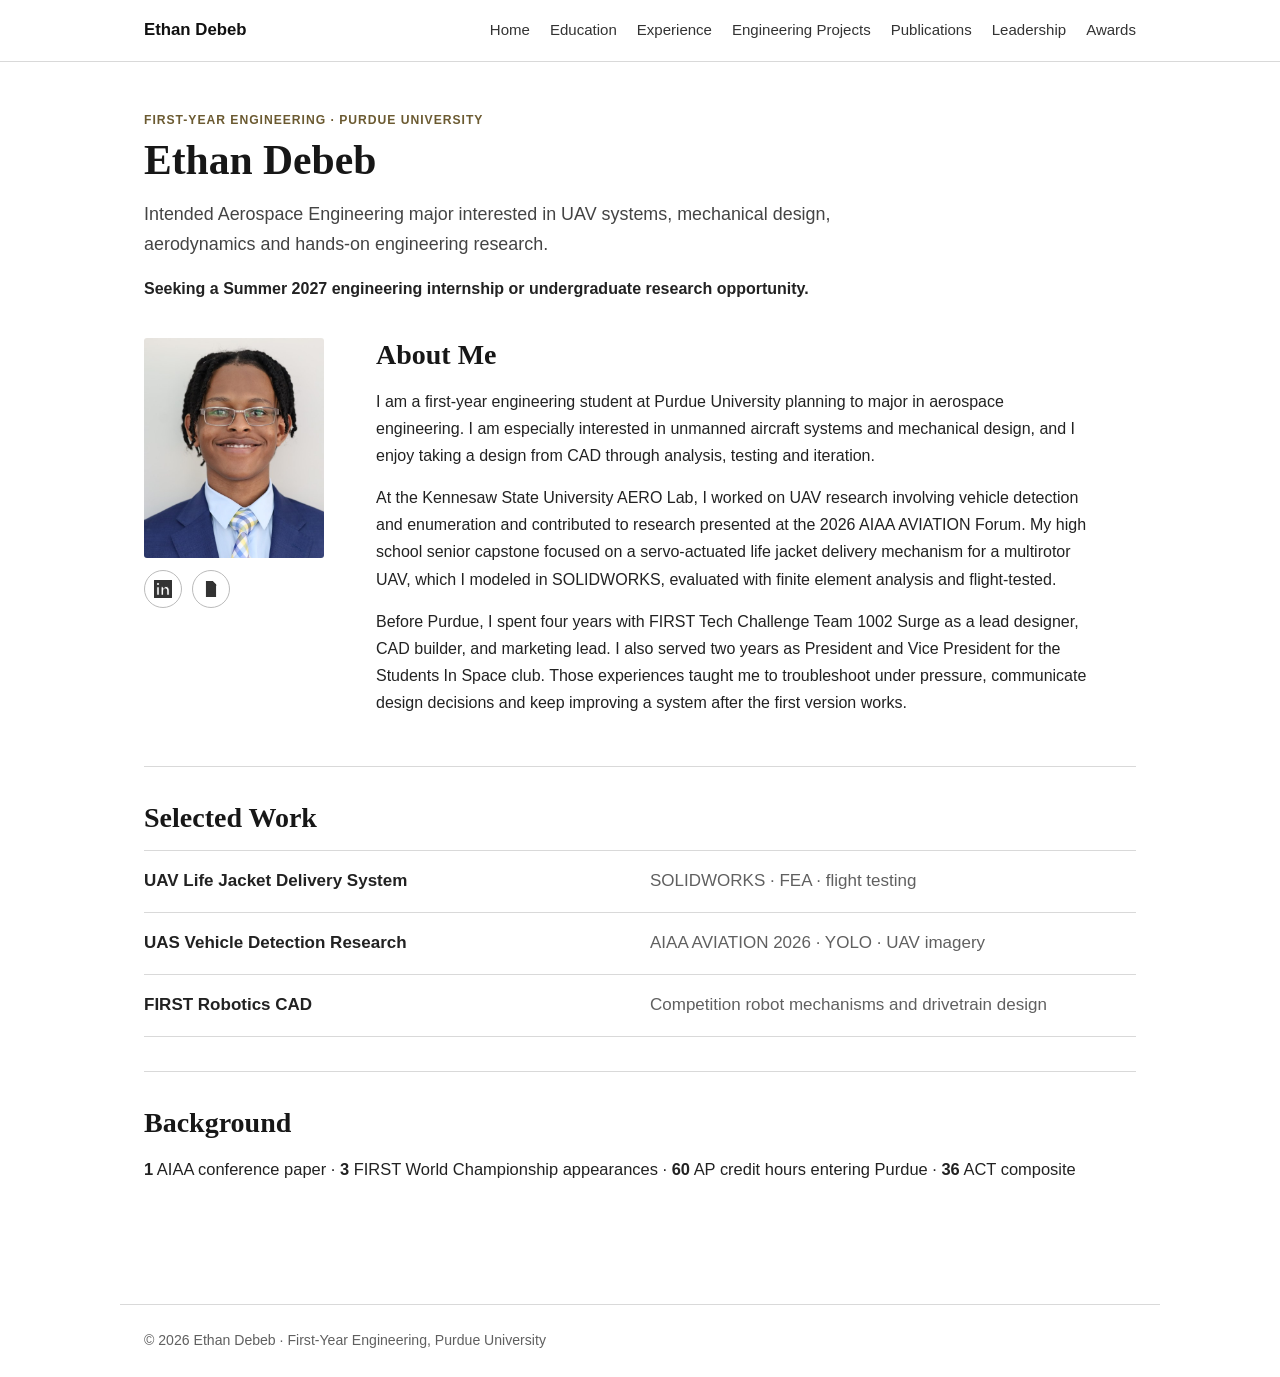
<file: index.html>
<!doctype html>
<html lang="en">
<head>
<meta charset="UTF-8">
<meta name="viewport" content="width=device-width, initial-scale=1">
<link rel="stylesheet" href="styles.css">
<title>Engineering Portfolio — Ethan Debeb</title>
</head>
<body>
<nav class="site-nav">
  <div class="nav-inner">
    <a class="brand" href="index.html">Ethan Debeb</a>
    <div class="nav-links">
      <a href="index.html">Home</a>
      <a href="education.html">Education</a>
      <a href="experience.html">Experience</a>
      <a href="cad.html">Engineering Projects</a>
      <a href="publications.html">Publications</a>
      <a href="leadership.html">Leadership</a>
      <a href="awards.html">Awards</a>
    </div>
  </div>
</nav>

<main>
  <header class="page-header home-header">
    <p class="eyebrow">First-Year Engineering · Purdue University</p>
    <h1>Ethan Debeb</h1>
    <p class="lead">Intended Aerospace Engineering major interested in UAV systems, mechanical design, aerodynamics and hands-on engineering research.</p>
    <p class="availability">Seeking a Summer 2027 engineering internship or undergraduate research opportunity.</p>
  </header>

  <section class="about-section">
    <aside class="profile">
      <img class="headshot" src="headshot.jpg" alt="Portrait of Ethan Debeb">
      <div class="contact-icons" aria-label="Contact links">
        <a href="https://www.linkedin.com/in/ethan-d-715631316" target="_blank" rel="noopener" aria-label="LinkedIn" title="LinkedIn"><svg viewBox="0 0 24 24" aria-hidden="true"><path d="M20.45 20.45h-3.56v-5.57c0-1.33-.02-3.04-1.85-3.04-1.85 0-2.14 1.45-2.14 2.94v5.67H9.35V9h3.41v1.56h.05c.48-.9 1.64-1.85 3.37-1.85 3.6 0 4.27 2.37 4.27 5.46v6.28zM5.34 7.43a2.06 2.06 0 1 1 0-4.13 2.06 2.06 0 0 1 0 4.13zM7.12 20.45H3.56V9h3.56v11.45zM22.22 0H1.77C.79 0 0 .77 0 1.73v20.54C0 23.23.79 24 1.77 24h20.45c.98 0 1.78-.77 1.78-1.73V1.73C24 .77 23.2 0 22.22 0z"/></svg></a>
        <a href="Ethan-Debeb-Resume.pdf" target="_blank" rel="noopener" aria-label="Resume" title="Resume"><svg viewBox="0 0 24 24" aria-hidden="true"><path d="M6 2h8l4 4v16H6z"/><path d="M14 2v5h5M9 12h6M9 16h6"/></svg></a>
      </div>
    </aside>
    <div class="about-copy">
      <h2>About Me</h2>
      <p>I am a first-year engineering student at Purdue University planning to major in aerospace engineering. I am especially interested in unmanned aircraft systems and mechanical design, and I enjoy taking a design from CAD through analysis, testing and iteration.</p>
      <p>At the Kennesaw State University AERO Lab, I worked on UAV research involving vehicle detection and enumeration and contributed to research presented at the 2026 AIAA AVIATION Forum. My high school senior capstone focused on a servo-actuated life jacket delivery mechanism for a multirotor UAV, which I modeled in SOLIDWORKS, evaluated with finite element analysis and flight-tested.</p>
      <p>Before Purdue, I spent four years with FIRST Tech Challenge Team 1002 Surge as a lead designer, CAD builder, and marketing lead. I also served two years as President and Vice President for the Students In Space club. Those experiences taught me to troubleshoot under pressure, communicate design decisions and keep improving a system after the first version works.</p>
    </div>
  </section>

  <section>
    <h2>Selected Work</h2>
    <div class="work-list">
      <a href="cad.html"><strong>UAV Life Jacket Delivery System</strong><span>SOLIDWORKS · FEA · flight testing</span></a>
      <a href="publications.html"><strong>UAS Vehicle Detection Research</strong><span>AIAA AVIATION 2026 · YOLO · UAV imagery</span></a>
      <a href="cad.html"><strong>FIRST Robotics CAD</strong><span>Competition robot mechanisms and drivetrain design</span></a>
    </div>
  </section>

  <section class="quick-facts">
    <h2>Background</h2>
    <p><strong>1</strong> AIAA conference paper · <strong>3</strong> FIRST World Championship appearances · <strong>60</strong> AP credit hours entering Purdue · <strong>36</strong> ACT composite</p>
  </section>
</main>

<footer>© 2026 Ethan Debeb · First-Year Engineering, Purdue University</footer>
</body>
</html>
</file>
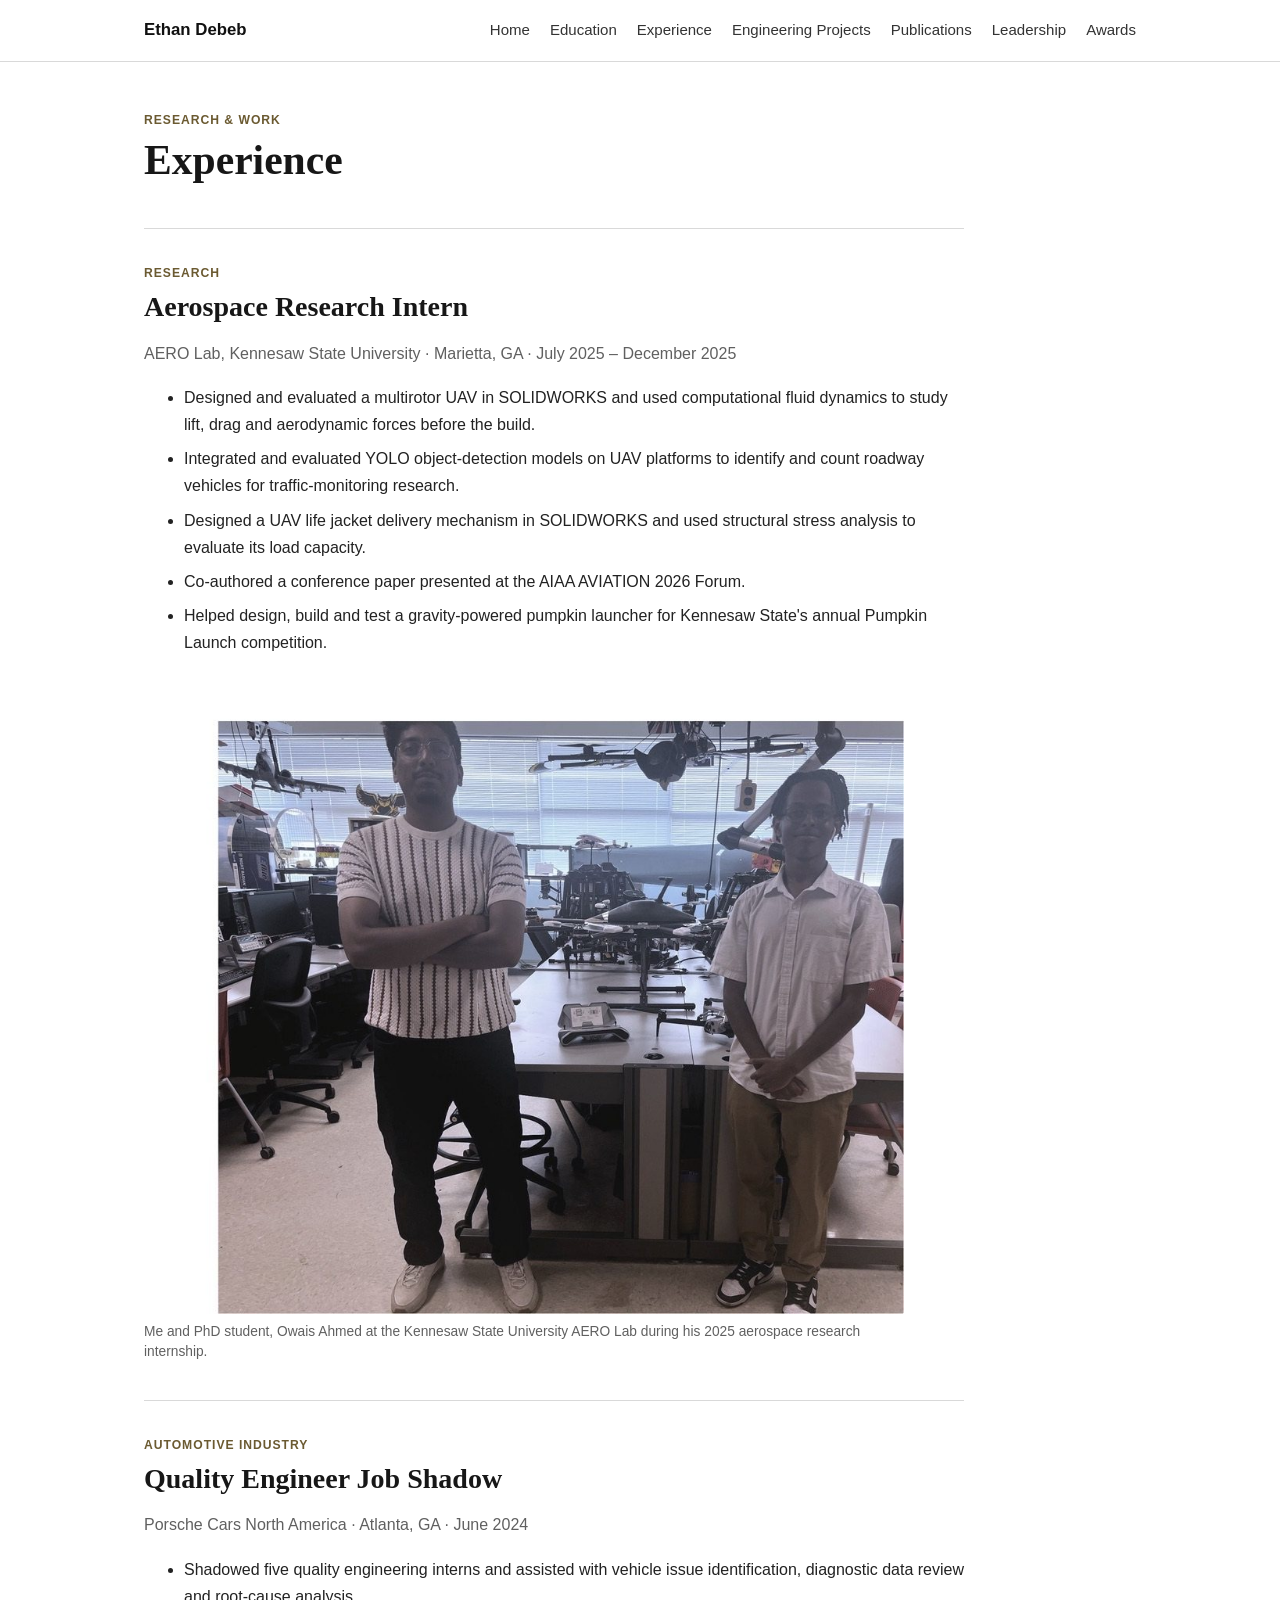
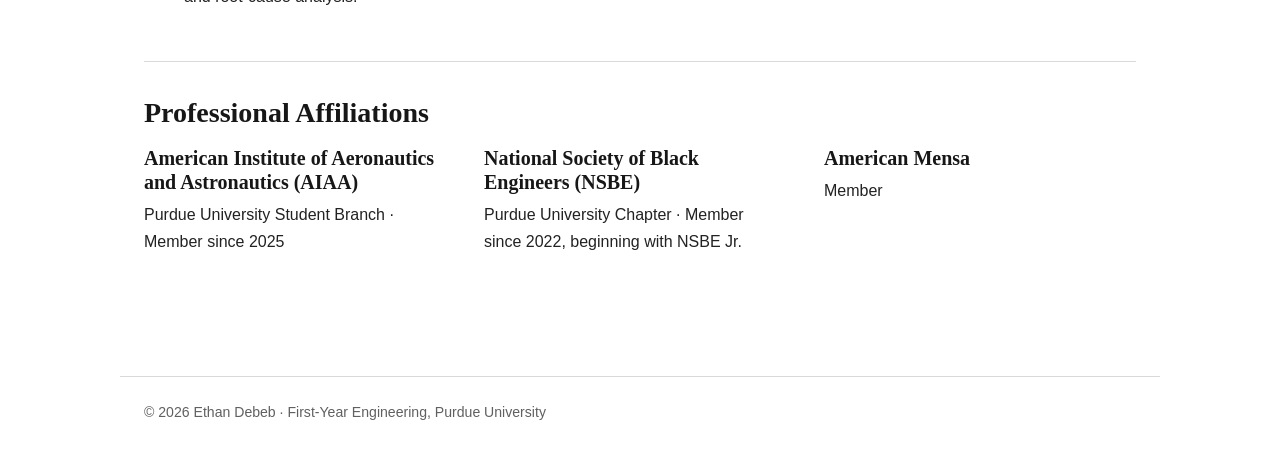
<file: affiliations.html>
<!doctype html><html lang="en"><head><meta charset="utf-8"><meta http-equiv="refresh" content="0; url=experience.html#affiliations"><title>Professional Affiliations — Ethan Debeb</title></head><body><p>Professional affiliations have moved to <a href="experience.html#affiliations">Experience</a>.</p></body></html>
</file>
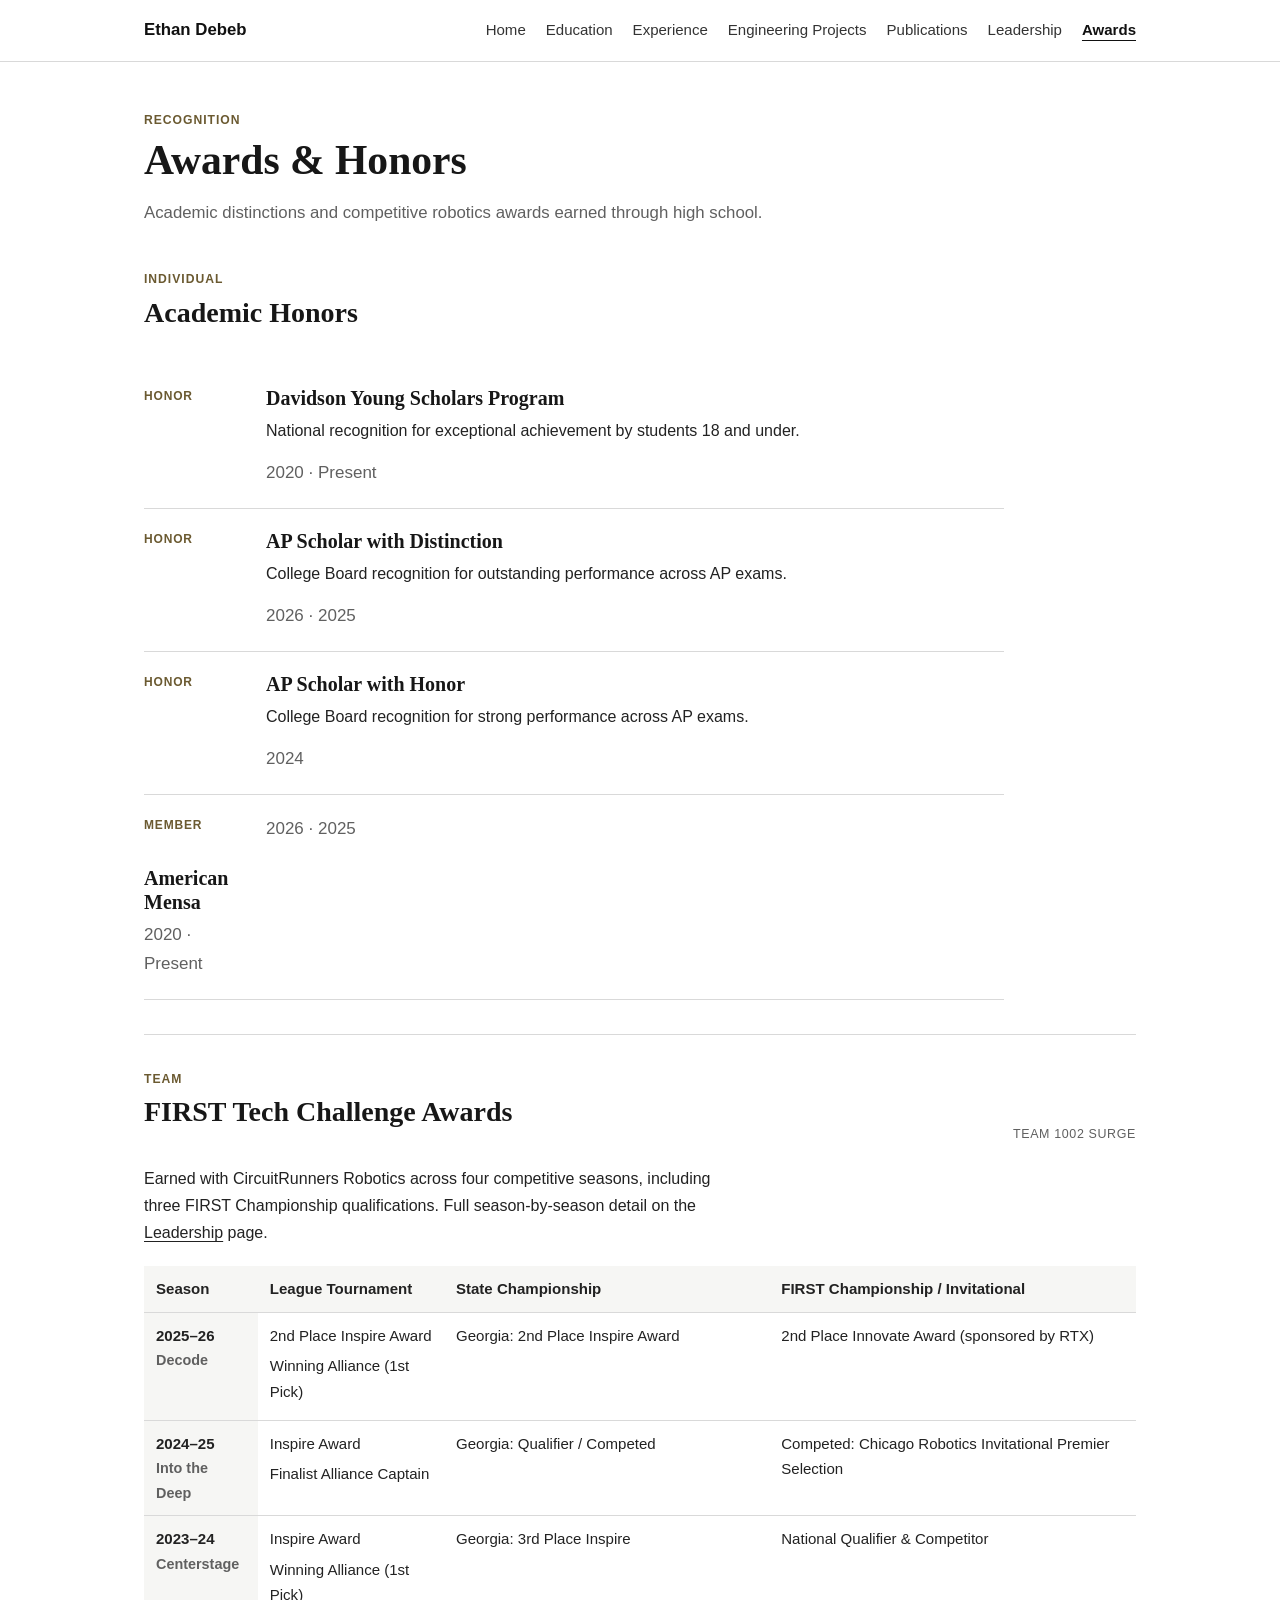
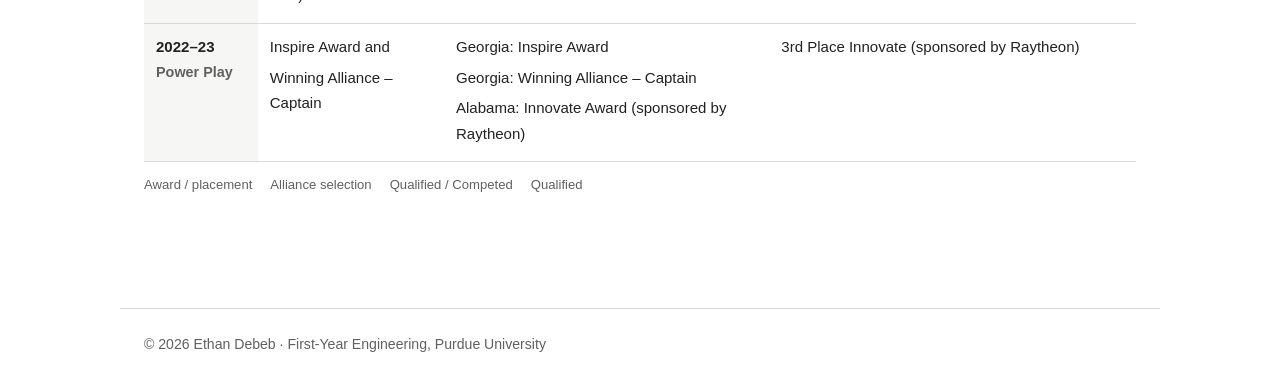
<file: awards.html>
<!DOCTYPE html>
<html lang="en">
<head>
<meta charset="UTF-8">
<meta name="viewport" content="width=device-width, initial-scale=1.0">
<title>Awards & Honors — Ethan Debeb</title>
<meta name="description" content="Ethan Debeb's awards and honors — Davidson Fellow, AP Scholar, American Mensa, and FIRST Tech Challenge competition awards.">
<link rel="stylesheet" href="styles.css">
</head>
<body>

<nav class="site-nav">
  <div class="nav-inner">
    <a class="brand" href="index.html">Ethan Debeb</a>
    <div class="nav-links">
      <a href="index.html">Home</a>
      <a href="education.html">Education</a>
      <a href="experience.html">Experience</a>
      <a href="cad.html">Engineering Projects</a>
      <a href="publications.html">Publications</a>
      <a href="leadership.html">Leadership</a>
      <a href="awards.html" aria-current="page">Awards</a>
    </div>
  </div>
</nav>

<main>
<header class="page-header">
  <div class="eyebrow">Recognition</div>
  <h1>Awards & Honors</h1>
  <p class="dek">Academic distinctions and competitive robotics awards earned through high school.</p>
</header>

<section class="section" style="border-top:none; padding-top:0;">
  <div class="section-head">
    <div><div class="eyebrow">Individual</div><h2>Academic Honors</h2></div>
  </div>
  <div class="card-list">
    <div class="card">
      <div class="tag">HONOR</div>
      <div>
        <h3>Davidson Young Scholars Program</h3>
        <p>National recognition for exceptional achievement by students 18 and under.</p>
        <div class="meta"><span>2020 · Present</span></div>
      </div>
    </div>
    <div class="card">
      <div class="tag">HONOR</div>
      <div>
        <h3>AP Scholar with Distinction</h3>
        <p>College Board recognition for outstanding performance across AP exams.</p>
        <div class="meta"><span>2026 · 2025</span></div>
      </div>
    </div>
    <div class="card">
      <div class="tag">HONOR</div>
      <div>
        <h3>AP Scholar with Honor</h3>
        <p>College Board recognition for strong performance across AP exams.</p>
        <div class="meta"><span>2024</span></div>
      </div>
    </div>
    <div class="card">
      <div class="tag">MEMBER</div>
      <div class="meta"><span>2026 · 2025</span></div>
      <div>
        <h3>American Mensa</h3>
        <div class="meta"><span>2020 · Present</span></div>
      </div>
    </div>
  </div>
</section>

<section class="section">
  <div class="section-head">
    <div><div class="eyebrow">Team</div><h2>FIRST Tech Challenge Awards</h2></div>
    <div class="stage-code mono">TEAM 1002 SURGE</div>
  </div>
  <p style="color: var(--text-dim); margin-bottom: 20px; max-width: 64ch;">Earned with CircuitRunners Robotics across four competitive seasons, including three FIRST Championship qualifications. Full season-by-season detail on the <a href="leadership.html" style="color: var(--cyan);">Leadership</a> page.</p>
  <div class="am-wrap">
  <table class="am-table">
    <thead><tr><th>Season</th><th>League Tournament</th><th>State Championship</th><th>FIRST Championship / Invitational</th></tr></thead>
    <tbody>
<tr><th scope="row"><span class="am-yr">2025&ndash;26</span><span class="am-season">Decode</span></th><td data-label="Northwest League"><span class="am-badge am-g">2nd Place Inspire Award</span><span class="am-badge am-s">Winning Alliance (1st Pick)</span></td><td data-label="Georgia"><span class="am-badge am-g">Georgia: 2nd Place Inspire Award</span></td><td data-label="FIRST Championship"><span class="am-badge am-g">2nd Place Innovate Award (sponsored by RTX)</span></td></tr>
<tr><th scope="row"><span class="am-yr">2024&ndash;25</span><span class="am-season">Into the Deep</span></th><td data-label="Athens&ndash;Marietta League"><span class="am-badge am-g">Inspire Award</span><span class="am-badge am-s">Finalist Alliance Captain</span></td><td data-label="Georgia"><span class="am-badge am-n">Georgia: Qualifier / Competed</span></td><td data-label="Invitational"><span class="am-badge am-s">Competed: Chicago Robotics Invitational Premier Selection</span></td></tr>
<tr><th scope="row"><span class="am-yr">2023&ndash;24</span><span class="am-season">Centerstage</span></th><td data-label="West Georgia League"><span class="am-badge am-g">Inspire Award</span><span class="am-badge am-s">Winning Alliance (1st Pick)</span></td><td data-label="Georgia"><span class="am-badge am-g">Georgia: 3rd Place Inspire</span></td><td data-label="FIRST Championship"><span class="am-badge am-w">National Qualifier &amp; Competitor</span></td></tr>
<tr><th scope="row"><span class="am-yr">2022&ndash;23</span><span class="am-season">Power Play</span></th><td data-label="West Georgia League"><span class="am-badge am-g">Inspire Award and</span><span class="am-badge am-s">Winning Alliance &ndash; Captain</span></td><td data-label="Georgia &amp; Alabama"><span class="am-badge am-g">Georgia: Inspire Award</span><span class="am-badge am-s">Georgia: Winning Alliance &ndash; Captain</span><span class="am-badge am-g">Alabama: Innovate Award (sponsored by Raytheon)</span></td><td data-label="FIRST Championship"><span class="am-badge am-g">3rd Place Innovate (sponsored by Raytheon)</span></td></tr>
    </tbody>
  </table>
  <div class="am-legend"><span class="am-badge am-g">Award / placement</span><span class="am-badge am-s">Alliance selection</span><span class="am-badge am-w">Qualified / Competed</span><span class="am-badge am-n">Qualified</span></div>
</div>
</section>

</main>

<footer>
  © 2026 Ethan Debeb · First-Year Engineering, Purdue University
</footer>

</body>
</html>
</file>
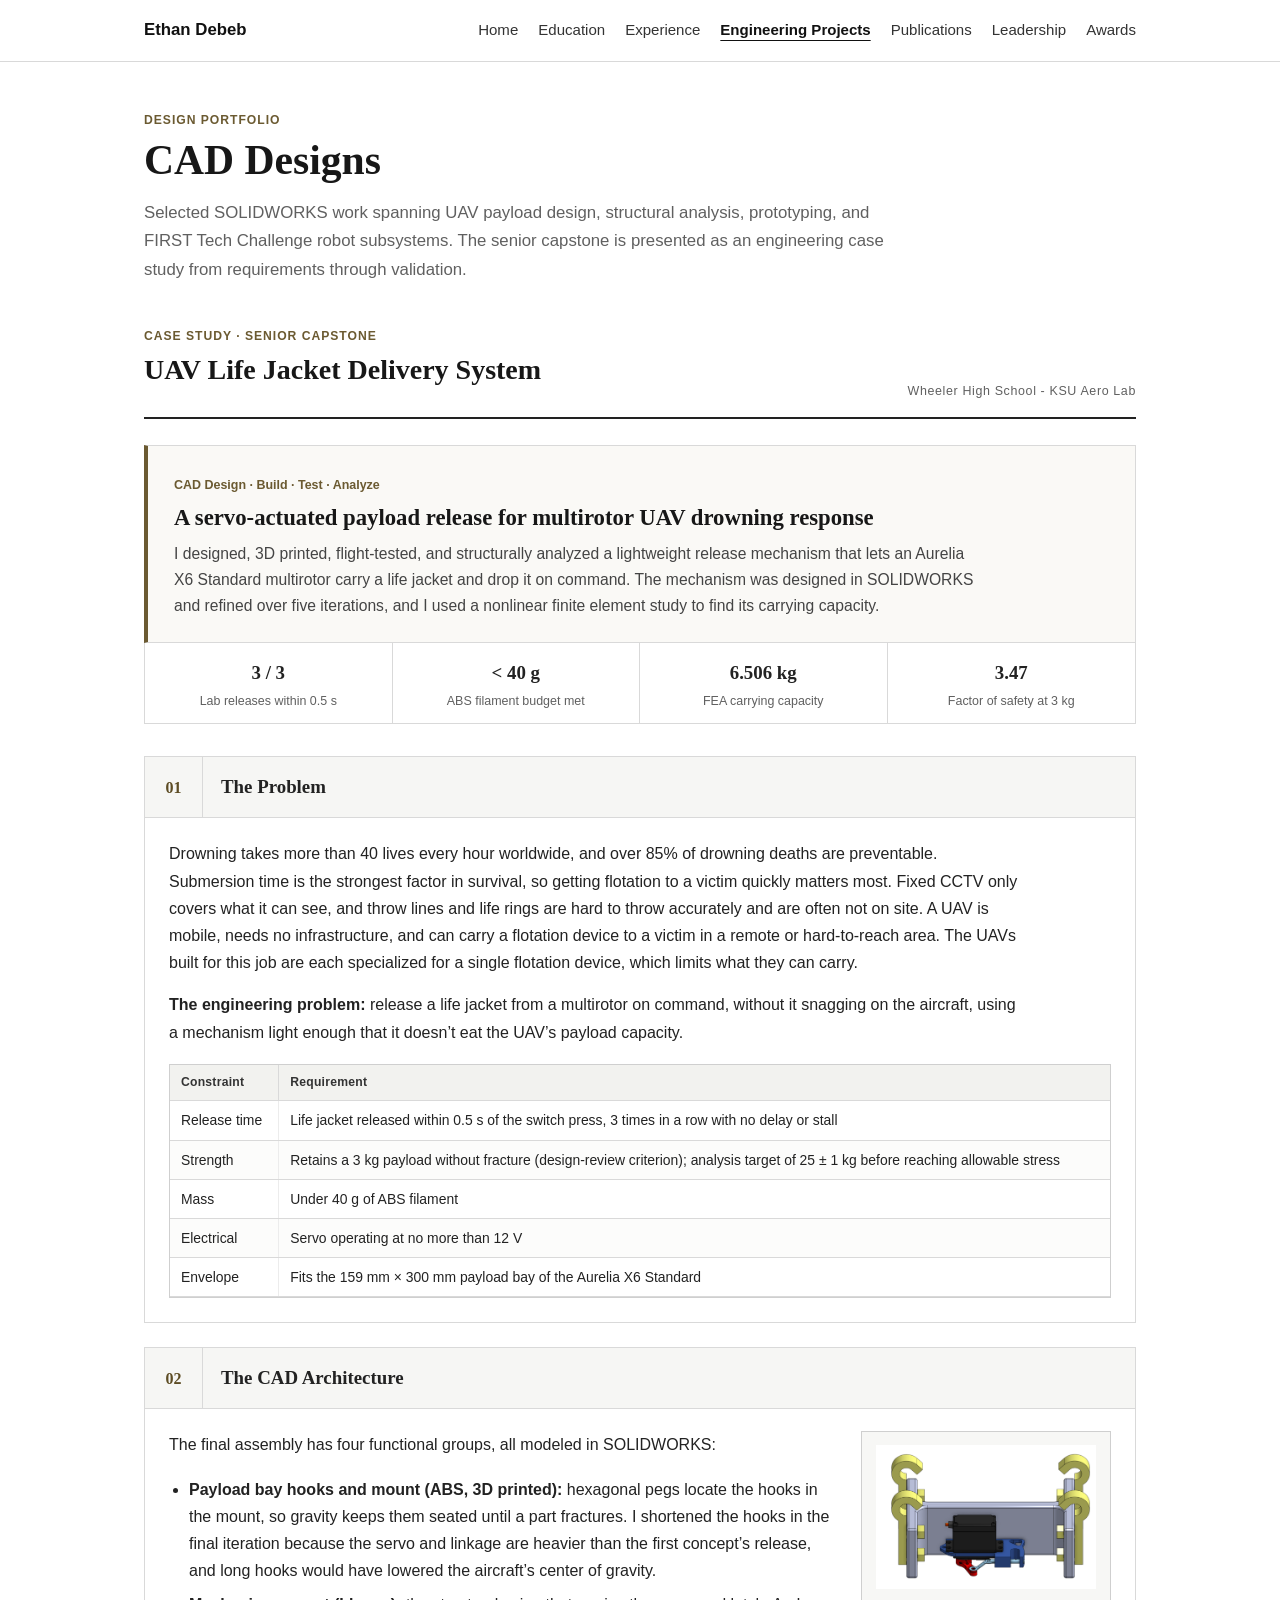
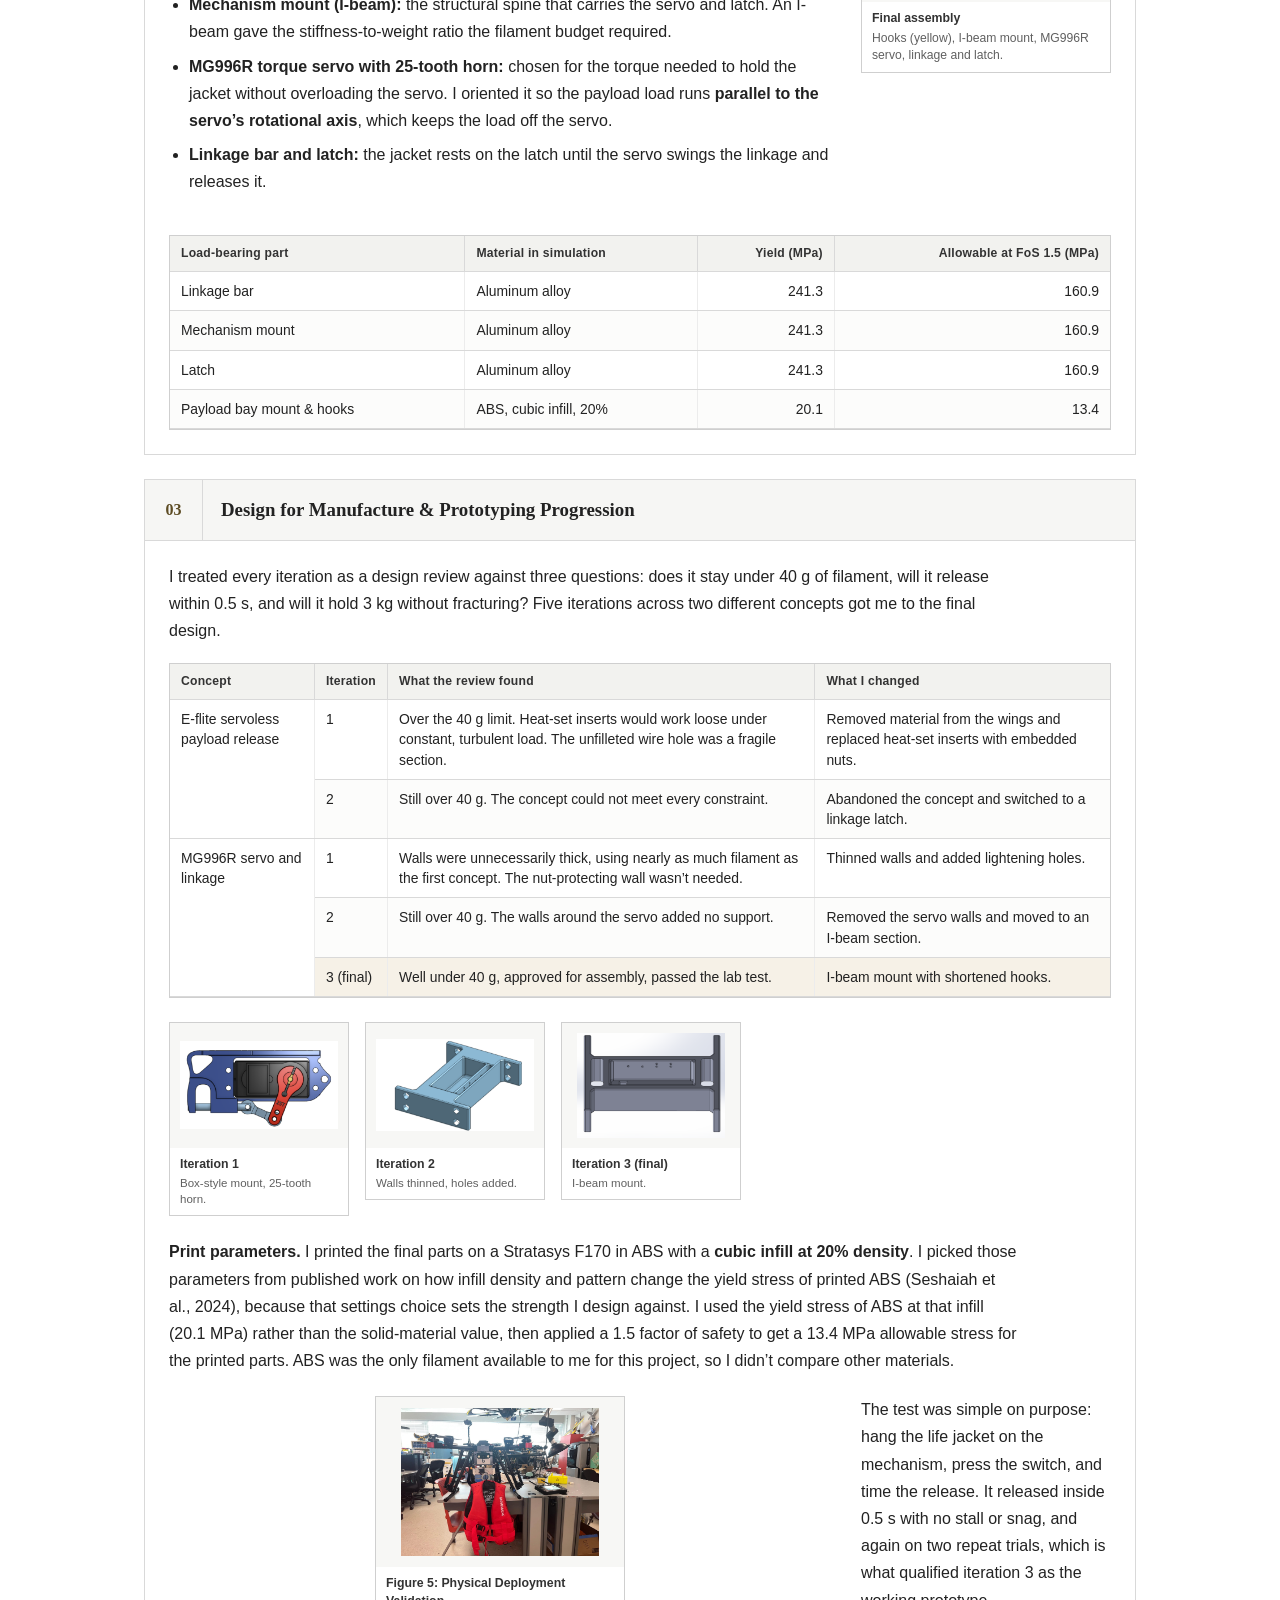
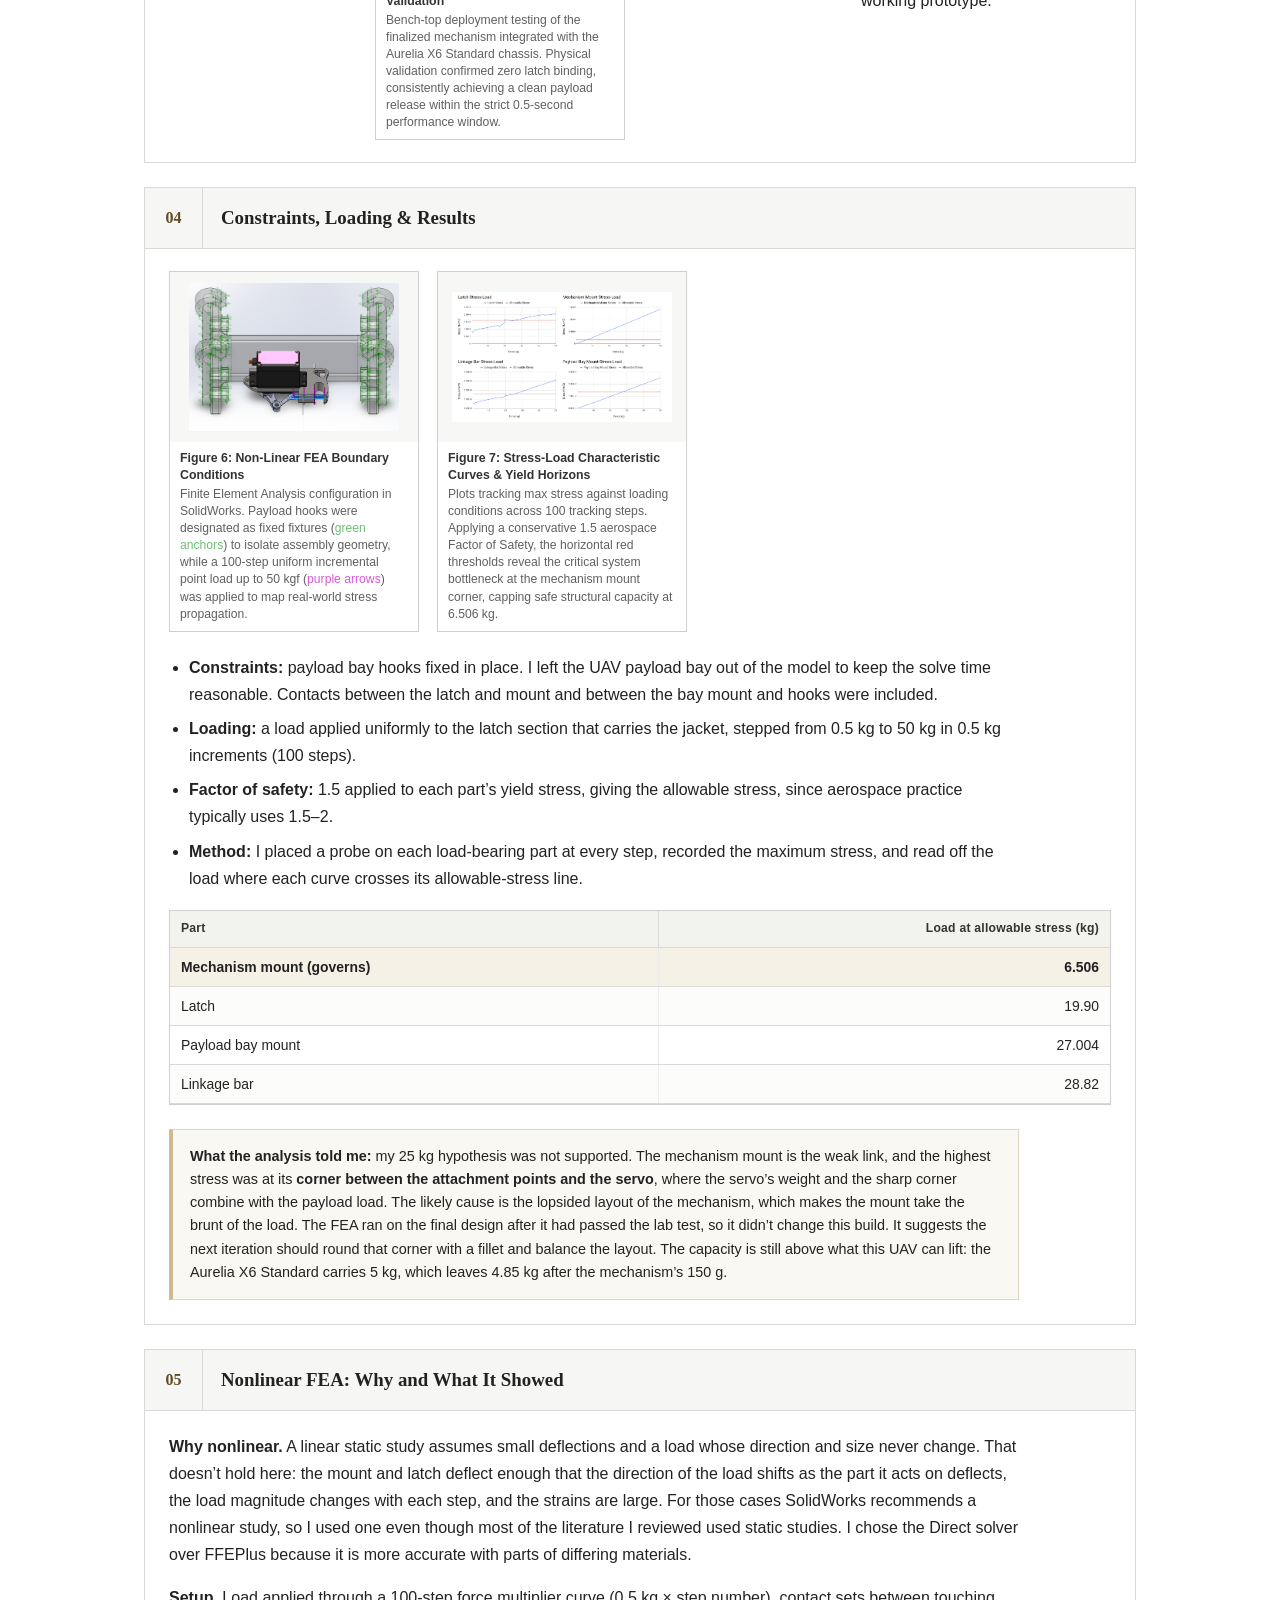
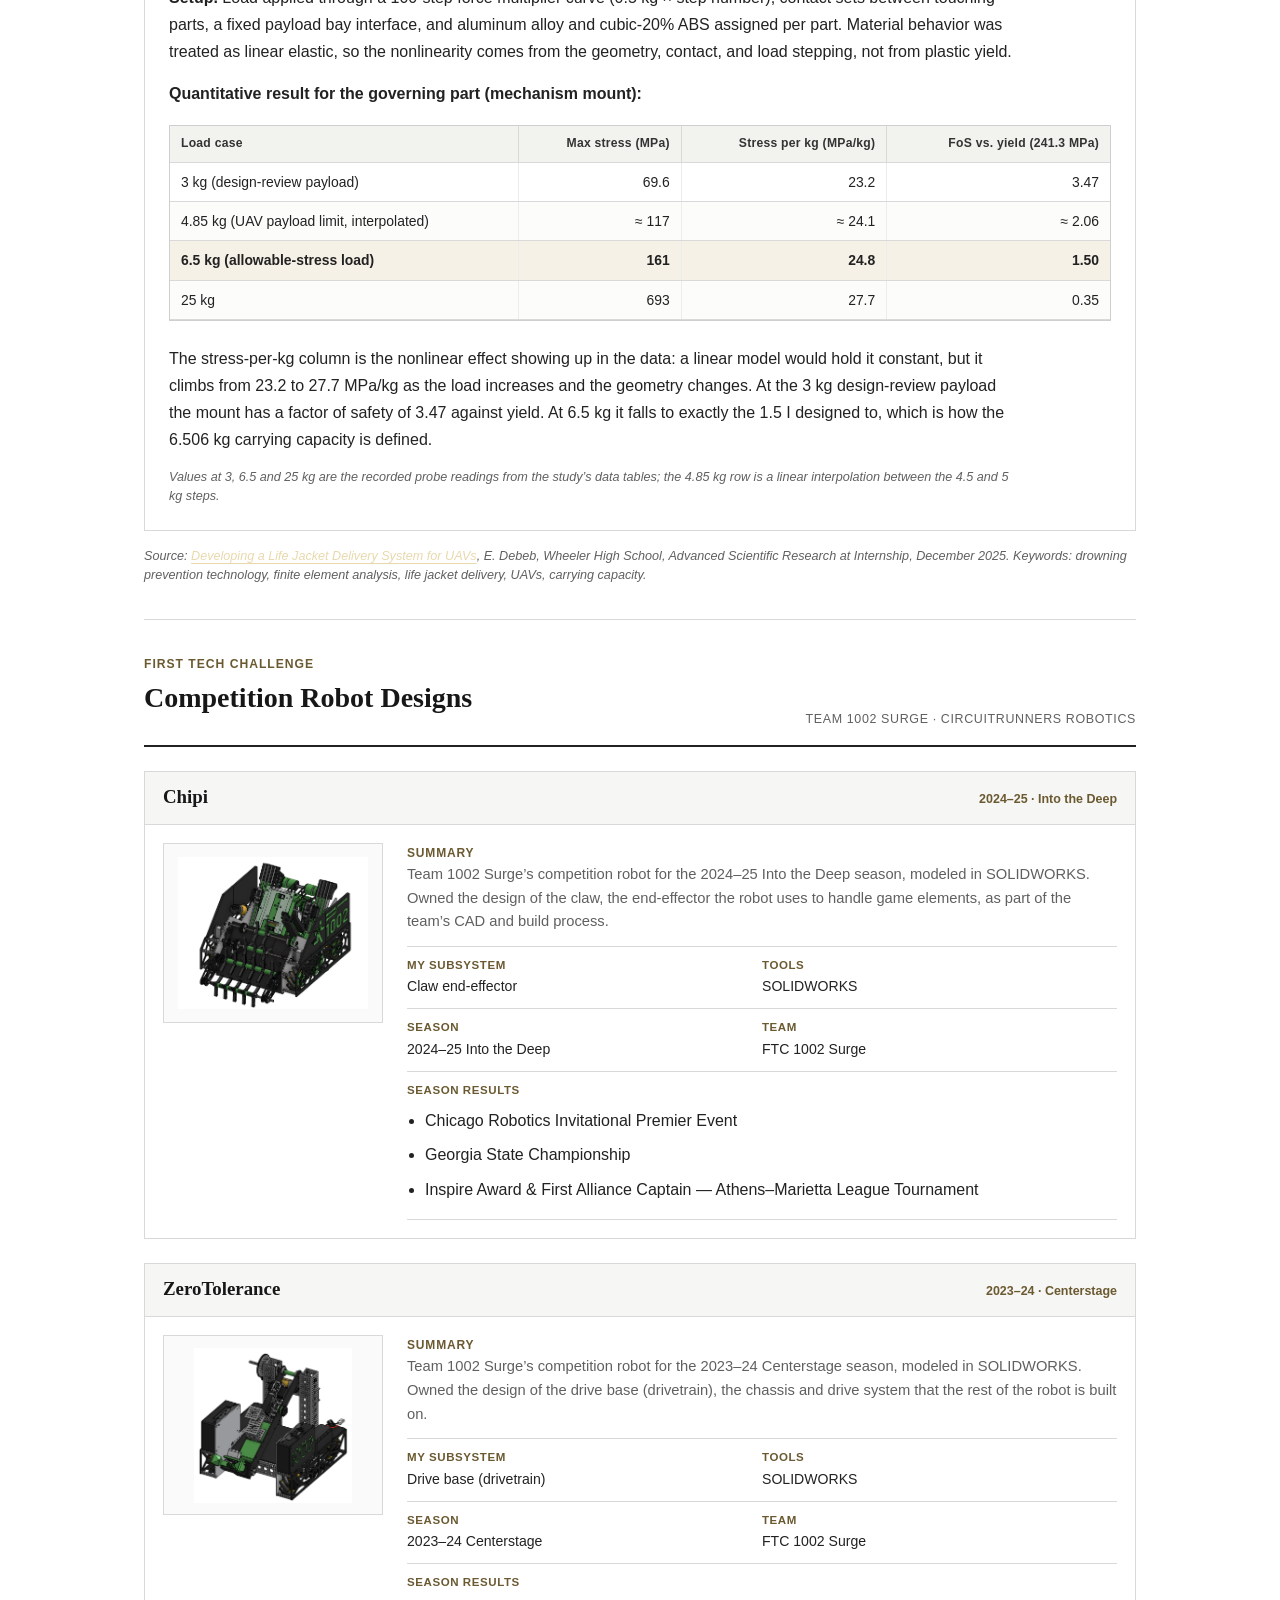
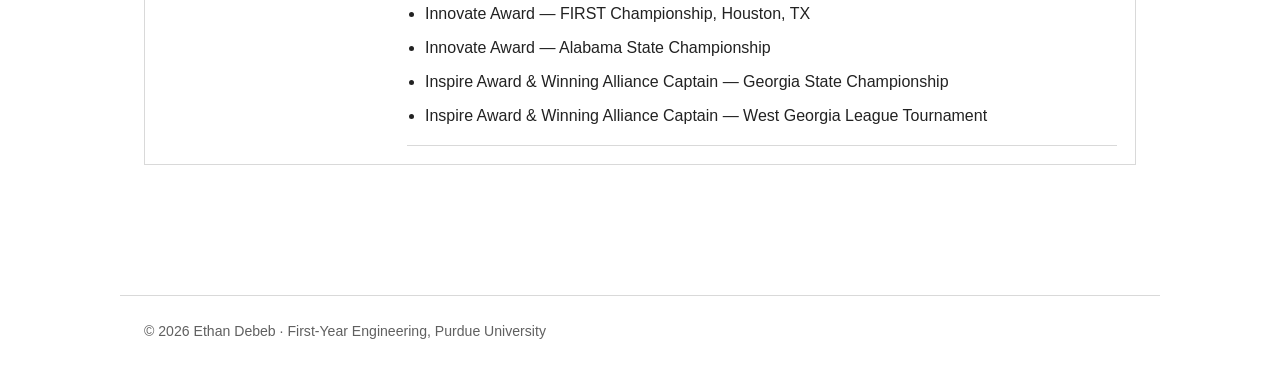
<file: cad.html>
<!DOCTYPE html>
<html lang="en">
<head>
<meta charset="UTF-8">
<meta name="viewport" content="width=device-width, initial-scale=1.0">
<title>CAD Designs — Ethan Debeb</title>
<meta name="description" content="CAD designs by Ethan Debeb in SOLIDWORKS: a UAV life jacket delivery mechanism, the Chipi claw, and the ZeroTolerance drive base.">
<link rel="stylesheet" href="styles.css">
</head>
<body>

<nav class="site-nav">
  <div class="nav-inner">
    <a class="brand" href="index.html">Ethan Debeb</a>
    <div class="nav-links">
      <a href="index.html">Home</a>
      <a href="education.html">Education</a>
      <a href="experience.html">Experience</a>
      <a href="cad.html" aria-current="page">Engineering Projects</a>
      <a href="publications.html">Publications</a>
      <a href="leadership.html">Leadership</a>
      <a href="awards.html">Awards</a>
    </div>
  </div>
</nav>

<main>
<header class="page-header">
  <div class="eyebrow">Design Portfolio</div>
  <h1>CAD Designs</h1>
  <p class="dek">Selected SOLIDWORKS work spanning UAV payload design, structural analysis, prototyping, and FIRST Tech Challenge robot subsystems. The senior capstone is presented as an engineering case study from requirements through validation.</p>
</header>

<section class="section" style="border-top:none; padding-top:0;" id="capstone">
  <div class="section-head">
    <div><div class="eyebrow">Case Study &middot; Senior Capstone</div><h2>UAV Life Jacket Delivery System</h2></div>
    <div class="stage-code mono">Wheeler High School - KSU Aero Lab</div>
  </div>

  <article class="case">
    <div class="case-top">
      <span class="proj-tag">CAD Design &middot; Build &middot; Test &middot; Analyze</span>
      <h3>A servo-actuated payload release for multirotor UAV drowning response</h3>
      <p>I designed, 3D printed, flight-tested, and structurally analyzed a lightweight release mechanism that lets an Aurelia X6 Standard multirotor carry a life jacket and drop it on command. The mechanism was designed in SOLIDWORKS and refined over five iterations, and I used a nonlinear finite element study to find its carrying capacity.</p>
    </div>
    <div class="kpis">
      <div class="kpi"><b>3 / 3</b><span>Lab releases within 0.5 s</span></div>
      <div class="kpi"><b>&lt; 40 g</b><span>ABS filament budget met</span></div>
      <div class="kpi"><b>6.506 kg</b><span>FEA carrying capacity</span></div>
      <div class="kpi"><b>3.47</b><span>Factor of safety at 3 kg</span></div>
    </div>

    <div class="step">
      <div class="step-head"><span class="step-num">01</span><h4>The Problem</h4></div>
      <p>Drowning takes more than 40 lives every hour worldwide, and over 85% of drowning deaths are preventable. Submersion time is the strongest factor in survival, so getting flotation to a victim quickly matters most. Fixed CCTV only covers what it can see, and throw lines and life rings are hard to throw accurately and are often not on site. A UAV is mobile, needs no infrastructure, and can carry a flotation device to a victim in a remote or hard-to-reach area. The UAVs built for this job are each specialized for a single flotation device, which limits what they can carry.</p>
      <p><b>The engineering problem:</b> release a life jacket from a multirotor on command, without it snagging on the aircraft, using a mechanism light enough that it doesn&rsquo;t eat the UAV&rsquo;s payload capacity.</p>
      <div class="tbl-wrap"><table class="ct">
        <thead><tr><th>Constraint</th><th>Requirement</th></tr></thead>
        <tbody>
          <tr><td>Release time</td><td>Life jacket released within 0.5 s of the switch press, 3 times in a row with no delay or stall</td></tr>
          <tr><td>Strength</td><td>Retains a 3 kg payload without fracture (design-review criterion); analysis target of 25 &plusmn; 1 kg before reaching allowable stress</td></tr>
          <tr><td>Mass</td><td>Under 40 g of ABS filament</td></tr>
          <tr><td>Electrical</td><td>Servo operating at no more than 12 V</td></tr>
          <tr><td>Envelope</td><td>Fits the 159 mm &times; 300 mm payload bay of the Aurelia X6 Standard</td></tr>
        </tbody>
      </table></div>
    </div>

    <div class="step">
      <div class="step-head"><span class="step-num">02</span><h4>The CAD Architecture</h4></div>
      <div class="two">
        <div>
          <p>The final assembly has four functional groups, all modeled in SOLIDWORKS:</p>
          <ul class="pts">
            <li><b>Payload bay hooks and mount (ABS, 3D printed):</b> hexagonal pegs locate the hooks in the mount, so gravity keeps them seated until a part fractures. I shortened the hooks in the final iteration because the servo and linkage are heavier than the first concept&rsquo;s release, and long hooks would have lowered the aircraft&rsquo;s center of gravity.</li>
            <li><b>Mechanism mount (I-beam):</b> the structural spine that carries the servo and latch. An I-beam gave the stiffness-to-weight ratio the filament budget required.</li>
            <li><b>MG996R torque servo with 25-tooth horn:</b> chosen for the torque needed to hold the jacket without overloading the servo. I oriented it so the payload load runs <b>parallel to the servo&rsquo;s rotational axis</b>, which keeps the load off the servo.</li>
            <li><b>Linkage bar and latch:</b> the jacket rests on the latch until the servo swings the linkage and releases it.</li>
          </ul>
        </div>
        <figure class="fig"><div class="img"><a href="cad-final-assembly.png" target="_blank" rel="noopener"><img src="cad-final-assembly.png" alt="SOLIDWORKS render of the final life jacket delivery mechanism assembly"></a></div>
          <figcaption><b>Final assembly</b>Hooks (yellow), I-beam mount, MG996R servo, linkage and latch.</figcaption></figure>
      </div>
      <div class="tbl-wrap"><table class="ct">
        <thead><tr><th>Load-bearing part</th><th>Material in simulation</th><th style="text-align:right">Yield (MPa)</th><th style="text-align:right">Allowable at FoS 1.5 (MPa)</th></tr></thead>
        <tbody>
          <tr><td>Linkage bar</td><td>Aluminum alloy</td><td class="n">241.3</td><td class="n">160.9</td></tr>
          <tr><td>Mechanism mount</td><td>Aluminum alloy</td><td class="n">241.3</td><td class="n">160.9</td></tr>
          <tr><td>Latch</td><td>Aluminum alloy</td><td class="n">241.3</td><td class="n">160.9</td></tr>
          <tr><td>Payload bay mount &amp; hooks</td><td>ABS, cubic infill, 20%</td><td class="n">20.1</td><td class="n">13.4</td></tr>
        </tbody>
      </table></div>
    </div>

    <div class="step">
      <div class="step-head"><span class="step-num">03</span><h4>Design for Manufacture &amp; Prototyping Progression</h4></div>
      <p>I treated every iteration as a design review against three questions: does it stay under 40 g of filament, will it release within 0.5 s, and will it hold 3 kg without fracturing? Five iterations across two different concepts got me to the final design.</p>
      <div class="tbl-wrap"><table class="ct">
        <thead><tr><th>Concept</th><th>Iteration</th><th>What the review found</th><th>What I changed</th></tr></thead>
        <tbody>
          <tr><td rowspan="2">E-flite servoless payload release</td><td>1</td><td>Over the 40 g limit. Heat-set inserts would work loose under constant, turbulent load. The unfilleted wire hole was a fragile section.</td><td>Removed material from the wings and replaced heat-set inserts with embedded nuts.</td></tr>
          <tr><td>2</td><td>Still over 40 g. The concept could not meet every constraint.</td><td>Abandoned the concept and switched to a linkage latch.</td></tr>
          <tr><td rowspan="3">MG996R servo and linkage</td><td>1</td><td>Walls were unnecessarily thick, using nearly as much filament as the first concept. The nut-protecting wall wasn&rsquo;t needed.</td><td>Thinned walls and added lightening holes.</td></tr>
          <tr><td>2</td><td>Still over 40 g. The walls around the servo added no support.</td><td>Removed the servo walls and moved to an I-beam section.</td></tr>
          <tr class="hl"><td>3 (final)</td><td>Well under 40 g, approved for assembly, passed the lab test.</td><td>I-beam mount with shortened hooks.</td></tr>
        </tbody>
      </table></div>
      <div class="iters">
        <figure class="fig"><div class="img"><a href="cad-iter1.png" target="_blank" rel="noopener"><img src="cad-iter1.png" alt="MG996R iteration 1 CAD"></a></div><figcaption><b>Iteration 1</b>Box-style mount, 25-tooth horn.</figcaption></figure>
        <figure class="fig"><div class="img"><a href="cad-iter2.png" target="_blank" rel="noopener"><img src="cad-iter2.png" alt="MG996R iteration 2 CAD"></a></div><figcaption><b>Iteration 2</b>Walls thinned, holes added.</figcaption></figure>
        <figure class="fig"><div class="img"><a href="cad-iter3-mount.png" target="_blank" rel="noopener"><img src="cad-iter3-mount.png" alt="MG996R iteration 3 I-beam mount CAD"></a></div><figcaption><b>Iteration 3 (final)</b>I-beam mount.</figcaption></figure>
      </div>
      <p><b>Print parameters.</b> I printed the final parts on a Stratasys F170 in ABS with a <b>cubic infill at 20% density</b>. I picked those parameters from published work on how infill density and pattern change the yield stress of printed ABS (Seshaiah et al., 2024), because that settings choice sets the strength I design against. I used the yield stress of ABS at that infill (20.1 MPa) rather than the solid-material value, then applied a 1.5 factor of safety to get a 13.4 MPa allowable stress for the printed parts. ABS was the only filament available to me for this project, so I didn&rsquo;t compare other materials.</p>
      <div class="two">
        <figure class="fig"><div class="img"><a href="cad-lab-test.jpg" target="_blank" rel="noopener"><img src="cad-lab-test.jpg" alt="Life jacket mechanism mounted on the UAV during lab testing"></a></div><figcaption><b>Figure 5: Physical Deployment Validation</b>Bench-top deployment testing of the finalized mechanism integrated with the Aurelia X6 Standard chassis. Physical validation confirmed zero latch binding, consistently achieving a clean payload release within the strict 0.5-second performance window.</figcaption></figure>
        <div><p>The test was simple on purpose: hang the life jacket on the mechanism, press the switch, and time the release. It released inside 0.5 s with no stall or snag, and again on two repeat trials, which is what qualified iteration 3 as the working prototype.</p></div>
      </div>
    </div>

    <div class="step">
      <div class="step-head"><span class="step-num">04</span><h4>Constraints, Loading &amp; Results</h4></div>
      <div class="two">
        <figure class="fig"><div class="img"><a href="cad-fig6-load-setup.png" target="_blank" rel="noopener"><img src="cad-fig6-load-setup.png" alt="SOLIDWORKS Simulation setup showing fixtures and load on the mechanism"></a></div>
          <figcaption><b>Figure 6: Non-Linear FEA Boundary Conditions</b>Finite Element Analysis configuration in SolidWorks. Payload hooks were designated as fixed fixtures (<span style="color:#6fbf73">green anchors</span>) to isolate assembly geometry, while a 100-step uniform incremental point load up to 50 kgf (<span style="color:#d65ad6">purple arrows</span>) was applied to map real-world stress propagation.</figcaption></figure>
        <figure class="fig"><div class="img"><a href="cad-fig7-stress-load.png" target="_blank" rel="noopener"><img src="cad-fig7-stress-load.png" alt="Stress versus load graphs for the latch, mechanism mount, linkage bar, and payload bay mount"></a></div>
          <figcaption><b>Figure 7: Stress-Load Characteristic Curves &amp; Yield Horizons</b>Plots tracking max stress against loading conditions across 100 tracking steps. Applying a conservative 1.5 aerospace Factor of Safety, the horizontal red thresholds reveal the critical system bottleneck at the mechanism mount corner, capping safe structural capacity at 6.506 kg.</figcaption></figure>
      </div>
      <ul class="pts">
        <li><b>Constraints:</b> payload bay hooks fixed in place. I left the UAV payload bay out of the model to keep the solve time reasonable. Contacts between the latch and mount and between the bay mount and hooks were included.</li>
        <li><b>Loading:</b> a load applied uniformly to the latch section that carries the jacket, stepped from 0.5 kg to 50 kg in 0.5 kg increments (100 steps).</li>
        <li><b>Factor of safety:</b> 1.5 applied to each part&rsquo;s yield stress, giving the allowable stress, since aerospace practice typically uses 1.5&ndash;2.</li>
        <li><b>Method:</b> I placed a probe on each load-bearing part at every step, recorded the maximum stress, and read off the load where each curve crosses its allowable-stress line.</li>
      </ul>
      <div class="tbl-wrap"><table class="ct">
        <thead><tr><th>Part</th><th style="text-align:right">Load at allowable stress (kg)</th></tr></thead>
        <tbody>
          <tr class="hl"><td><b>Mechanism mount (governs)</b></td><td class="n"><b>6.506</b></td></tr>
          <tr><td>Latch</td><td class="n">19.90</td></tr>
          <tr><td>Payload bay mount</td><td class="n">27.004</td></tr>
          <tr><td>Linkage bar</td><td class="n">28.82</td></tr>
        </tbody>
      </table></div>
      <div class="callout"><b>What the analysis told me:</b> my 25 kg hypothesis was not supported. The mechanism mount is the weak link, and the highest stress was at its <b>corner between the attachment points and the servo</b>, where the servo&rsquo;s weight and the sharp corner combine with the payload load. The likely cause is the lopsided layout of the mechanism, which makes the mount take the brunt of the load. The FEA ran on the final design after it had passed the lab test, so it didn&rsquo;t change this build. It suggests the next iteration should round that corner with a fillet and balance the layout. The capacity is still above what this UAV can lift: the Aurelia X6 Standard carries 5 kg, which leaves 4.85 kg after the mechanism&rsquo;s 150 g.</div>
    </div>

    <div class="step">
      <div class="step-head"><span class="step-num">05</span><h4>Nonlinear FEA: Why and What It Showed</h4></div>
      <p><b>Why nonlinear.</b> A linear static study assumes small deflections and a load whose direction and size never change. That doesn&rsquo;t hold here: the mount and latch deflect enough that the direction of the load shifts as the part it acts on deflects, the load magnitude changes with each step, and the strains are large. For those cases SolidWorks recommends a nonlinear study, so I used one even though most of the literature I reviewed used static studies. I chose the Direct solver over FFEPlus because it is more accurate with parts of differing materials.</p>
      <p><b>Setup.</b> Load applied through a 100-step force multiplier curve (0.5 kg &times; step number), contact sets between touching parts, a fixed payload bay interface, and aluminum alloy and cubic-20% ABS assigned per part. Material behavior was treated as linear elastic, so the nonlinearity comes from the geometry, contact, and load stepping, not from plastic yield.</p>
      <p><b>Quantitative result for the governing part (mechanism mount):</b></p>
      <div class="tbl-wrap"><table class="ct">
        <thead><tr><th>Load case</th><th style="text-align:right">Max stress (MPa)</th><th style="text-align:right">Stress per kg (MPa/kg)</th><th style="text-align:right">FoS vs. yield (241.3 MPa)</th></tr></thead>
        <tbody>
          <tr><td>3 kg (design-review payload)</td><td class="n">69.6</td><td class="n">23.2</td><td class="n">3.47</td></tr>
          <tr><td>4.85 kg (UAV payload limit, interpolated)</td><td class="n">&asymp; 117</td><td class="n">&asymp; 24.1</td><td class="n">&asymp; 2.06</td></tr>
          <tr class="hl"><td><b>6.5 kg (allowable-stress load)</b></td><td class="n"><b>161</b></td><td class="n"><b>24.8</b></td><td class="n"><b>1.50</b></td></tr>
          <tr><td>25 kg</td><td class="n">693</td><td class="n">27.7</td><td class="n">0.35</td></tr>
        </tbody>
      </table></div>
      <p>The stress-per-kg column is the nonlinear effect showing up in the data: a linear model would hold it constant, but it climbs from 23.2 to 27.7 MPa/kg as the load increases and the geometry changes. At the 3 kg design-review payload the mount has a factor of safety of 3.47 against yield. At 6.5 kg it falls to exactly the 1.5 I designed to, which is how the 6.506 kg carrying capacity is defined.</p>
      <p class="note">Values at 3, 6.5 and 25 kg are the recorded probe readings from the study&rsquo;s data tables; the 4.85 kg row is a linear interpolation between the 4.5 and 5 kg steps.</p>
    </div>
  </article>
  <p class="note" style="margin:-8px 0 0;">Source: <a href="publications.html" style="color:var(--cyan,#e8d9ad);">Developing a Life Jacket Delivery System for UAVs</a>, E. Debeb, Wheeler High School, Advanced Scientific Research at Internship, December 2025. Keywords: drowning prevention technology, finite element analysis, life jacket delivery, UAVs, carrying capacity.</p>
</section>

<section class="section" id="ftc-robots">
  <div class="section-head">
    <div><div class="eyebrow">FIRST Tech Challenge</div><h2>Competition Robot Designs</h2></div>
    <div class="stage-code mono">TEAM 1002 SURGE &middot; CIRCUITRUNNERS ROBOTICS</div>
  </div>

  <article class="proj">
    <div class="proj-head">
      <h3>Chipi</h3>
      <span class="proj-tag">2024&ndash;25 &middot; Into the Deep</span>
    </div>
    <div class="proj-body">
      <div class="proj-media">
        <a href="chipi-claw.png" target="_blank" rel="noopener" aria-label="Open the Chipi render full size">
          <img src="chipi-claw.png" alt="SOLIDWORKS render of the Chipi competition robot">
        </a>
      </div>
      <div class="proj-main">
        <div class="proj-label">Summary</div>
        <p class="proj-summary">Team 1002 Surge&rsquo;s competition robot for the 2024&ndash;25 Into the Deep season, modeled in SOLIDWORKS. Owned the design of the claw, the end-effector the robot uses to handle game elements, as part of the team&rsquo;s CAD and build process.</p>
        <div class="specs">
          <div class="spec"><span class="k">My subsystem</span><span class="v">Claw end-effector</span></div>
          <div class="spec"><span class="k">Tools</span><span class="v">SOLIDWORKS</span></div>
          <div class="spec"><span class="k">Season</span><span class="v">2024&ndash;25 Into the Deep</span></div>
          <div class="spec"><span class="k">Team</span><span class="v">FTC 1002 Surge</span></div>
          <div class="spec wide"><span class="k">Season results</span>
            <ul>
              <li>Chicago Robotics Invitational Premier Event</li>
              <li>Georgia State Championship</li>
              <li>Inspire Award &amp; First Alliance Captain &mdash; Athens&ndash;Marietta League Tournament</li>
            </ul>
          </div>
        </div>
      </div>
    </div>
  </article>

  <article class="proj">
    <div class="proj-head">
      <h3>ZeroTolerance</h3>
      <span class="proj-tag">2023&ndash;24 &middot; Centerstage</span>
    </div>
    <div class="proj-body">
      <div class="proj-media">
        <a href="zerotolerance.png" target="_blank" rel="noopener" aria-label="Open the ZeroTolerance render full size">
          <img src="zerotolerance.png" alt="SOLIDWORKS render of the ZeroTolerance competition robot">
        </a>
      </div>
      <div class="proj-main">
        <div class="proj-label">Summary</div>
        <p class="proj-summary">Team 1002 Surge&rsquo;s competition robot for the 2023&ndash;24 Centerstage season, modeled in SOLIDWORKS. Owned the design of the drive base (drivetrain), the chassis and drive system that the rest of the robot is built on.</p>
        <div class="specs">
          <div class="spec"><span class="k">My subsystem</span><span class="v">Drive base (drivetrain)</span></div>
          <div class="spec"><span class="k">Tools</span><span class="v">SOLIDWORKS</span></div>
          <div class="spec"><span class="k">Season</span><span class="v">2023&ndash;24 Centerstage</span></div>
          <div class="spec"><span class="k">Team</span><span class="v">FTC 1002 Surge</span></div>
          <div class="spec wide"><span class="k">Season results</span>
            <ul>
              <li>Innovate Award &mdash; FIRST Championship, Houston, TX</li>
              <li>Innovate Award &mdash; Alabama State Championship</li>
              <li>Inspire Award &amp; Winning Alliance Captain &mdash; Georgia State Championship</li>
              <li>Inspire Award &amp; Winning Alliance Captain &mdash; West Georgia League Tournament</li>
            </ul>
          </div>
        </div>
      </div>
    </div>
  </article>
</section>

</main>

<footer>
  © 2026 Ethan Debeb · First-Year Engineering, Purdue University
</footer>

</body>
</html>
</file>
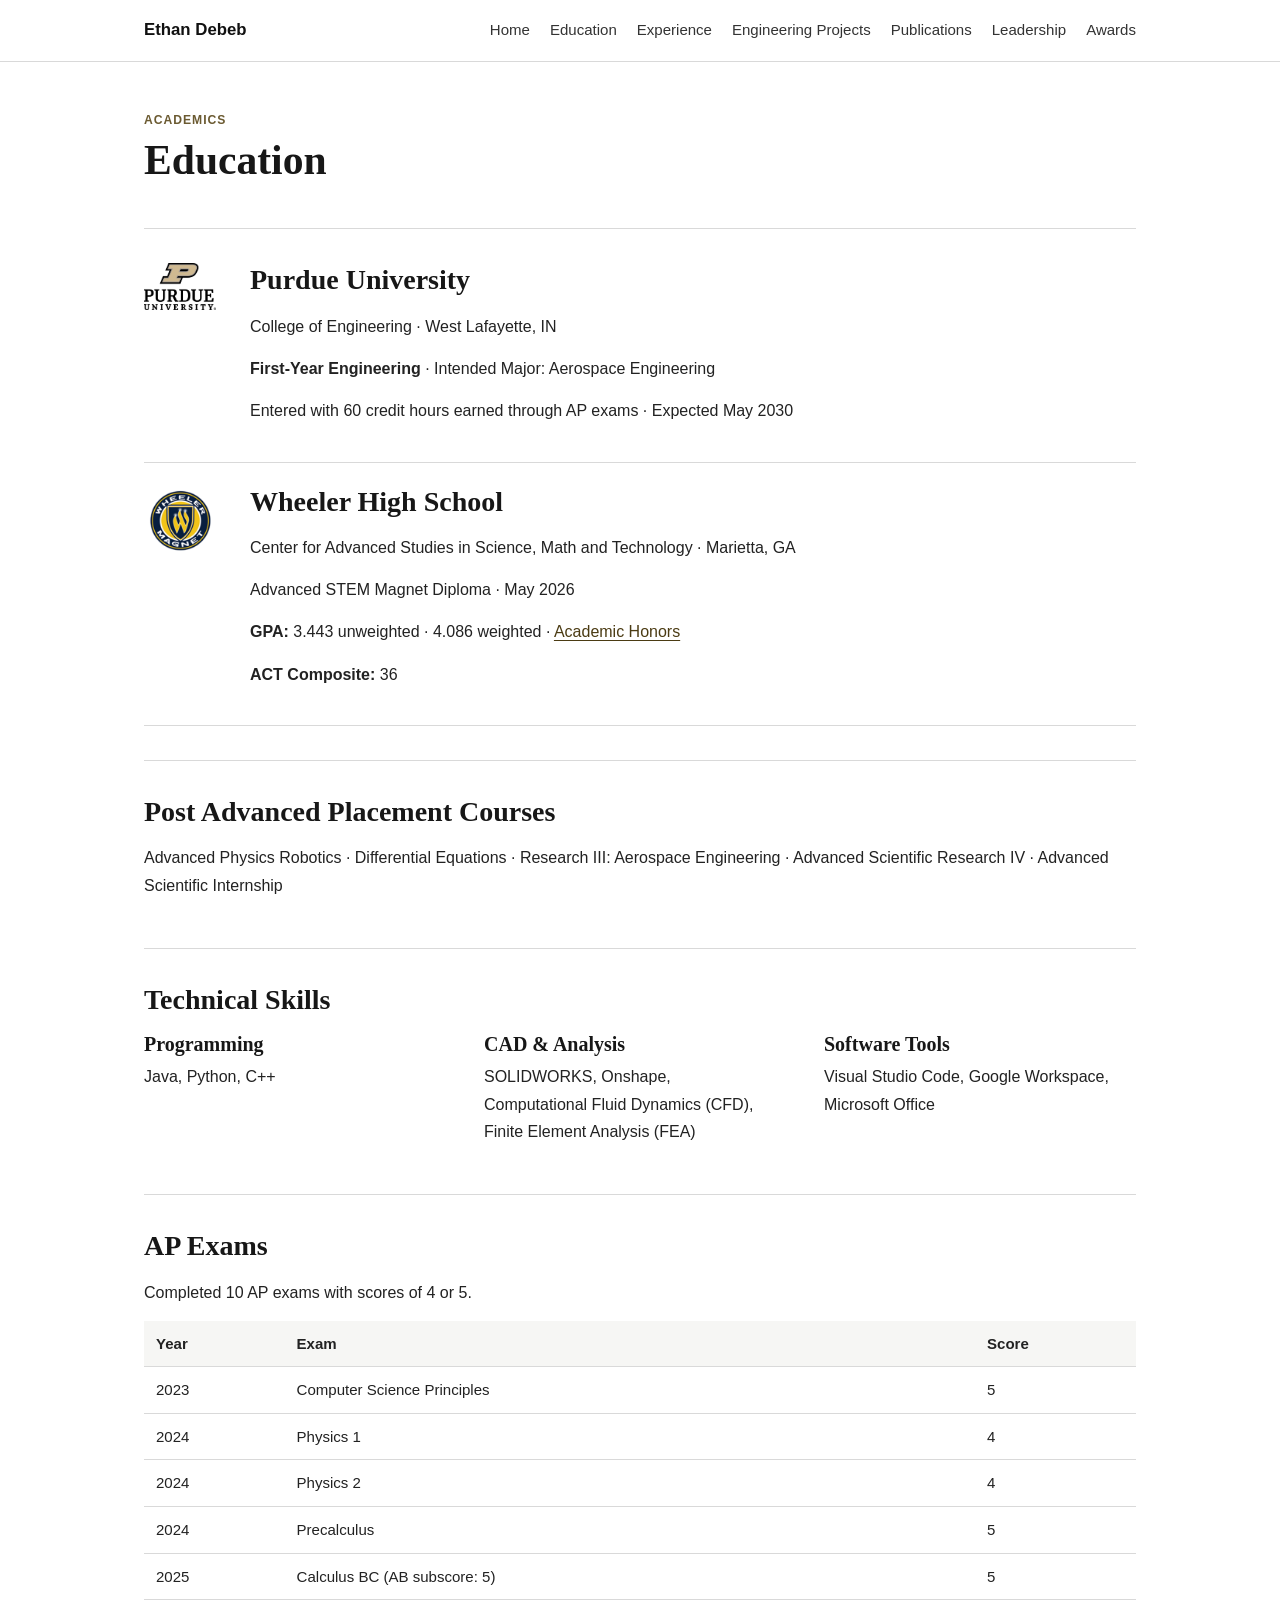
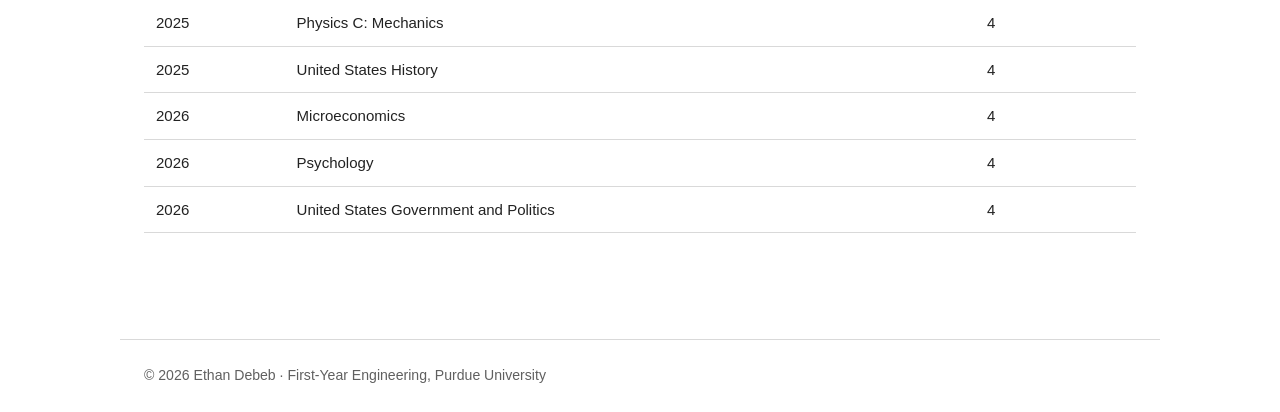
<file: education.html>
<!doctype html>
<html lang="en">
<head>
<meta charset="UTF-8">
<meta name="viewport" content="width=device-width, initial-scale=1">
<link rel="stylesheet" href="styles.css">
<title>Education — Ethan Debeb</title>
</head>
<body>
<nav class="site-nav">
  <div class="nav-inner">
    <a class="brand" href="index.html">Ethan Debeb</a>
    <div class="nav-links">
      <a href="index.html">Home</a>
      <a href="education.html">Education</a>
      <a href="experience.html">Experience</a>
      <a href="cad.html">Engineering Projects</a>
      <a href="publications.html">Publications</a>
      <a href="leadership.html">Leadership</a>
      <a href="awards.html">Awards</a>
    </div>
  </div>
</nav>

<main>
<header class="page-header"><p class="eyebrow">Academics</p><h1>Education</h1></header>
<section>
  <div class="school">
    <img src="PU-V-Full-RGB.png" alt="Purdue University">
    <div><h2>Purdue University</h2><p>College of Engineering · West Lafayette, IN</p>
    <p><strong>First-Year Engineering</strong> · Intended Major: Aerospace Engineering</p>
    <p>Entered with 60 credit hours earned through AP exams · Expected May 2030</p></div>
  </div>
  <div class="school">
    <img src="wheeler-logo.png" alt="Wheeler High School logo">
    <div><h2>Wheeler High School</h2><p>Center for Advanced Studies in Science, Math and Technology · Marietta, GA</p>
    <p>Advanced STEM Magnet Diploma · May 2026</p>
    <p><strong>GPA:</strong> 3.443 unweighted · 4.086 weighted · <a href="awards.html#academic-honors">Academic Honors</a></p>
    <p><strong>ACT Composite:</strong> 36</p></div>
  </div>
</section>
<section><h2>Post Advanced Placement Courses</h2>
<p>Advanced Physics Robotics · Differential Equations · Research III: Aerospace Engineering · Advanced Scientific Research IV · Advanced Scientific Internship</p></section>
<section><h2>Technical Skills</h2>
<div class="detail-grid">
<div><h3>Programming</h3><p>Java, Python, C++</p></div>
<div><h3>CAD & Analysis</h3><p>SOLIDWORKS, Onshape, Computational Fluid Dynamics (CFD), Finite Element Analysis (FEA)</p></div>
<div><h3>Software Tools</h3><p>Visual Studio Code, Google Workspace, Microsoft Office</p></div>
</div></section>
<section><h2>AP Exams</h2><p>Completed 10 AP exams with scores of 4 or 5.</p>
<div class="table-wrap"><table><thead><tr><th>Year</th><th>Exam</th><th>Score</th></tr></thead><tbody>
<tr><td>2023</td><td>Computer Science Principles</td><td>5</td></tr>
<tr><td>2024</td><td>Physics 1</td><td>4</td></tr><tr><td>2024</td><td>Physics 2</td><td>4</td></tr><tr><td>2024</td><td>Precalculus</td><td>5</td></tr>
<tr><td>2025</td><td>Calculus BC (AB subscore: 5)</td><td>5</td></tr><tr><td>2025</td><td>Physics C: Mechanics</td><td>4</td></tr><tr><td>2025</td><td>United States History</td><td>4</td></tr>
<tr><td>2026</td><td>Microeconomics</td><td>4</td></tr><tr><td>2026</td><td>Psychology</td><td>4</td></tr><tr><td>2026</td><td>United States Government and Politics</td><td>4</td></tr>
</tbody></table></div></section>
</main>

<footer>© 2026 Ethan Debeb · First-Year Engineering, Purdue University</footer>
</body>
</html>
</file>
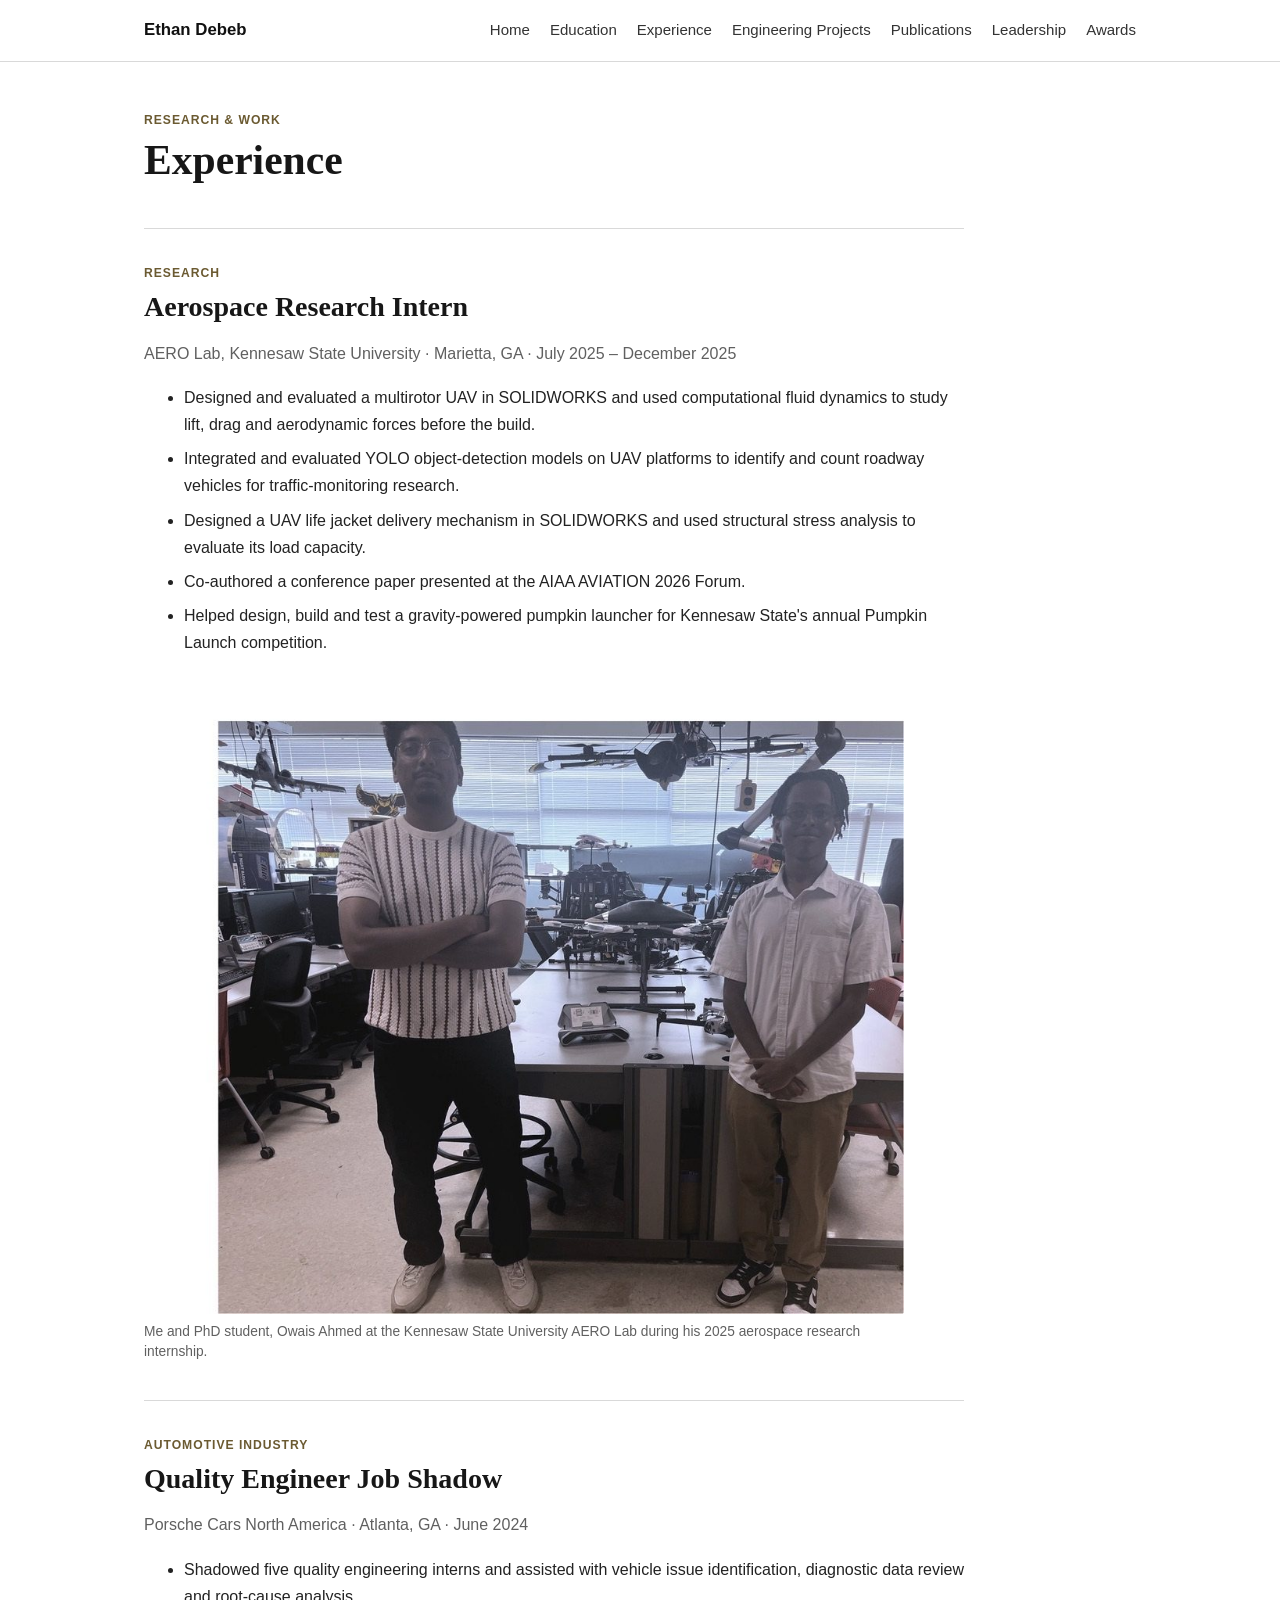
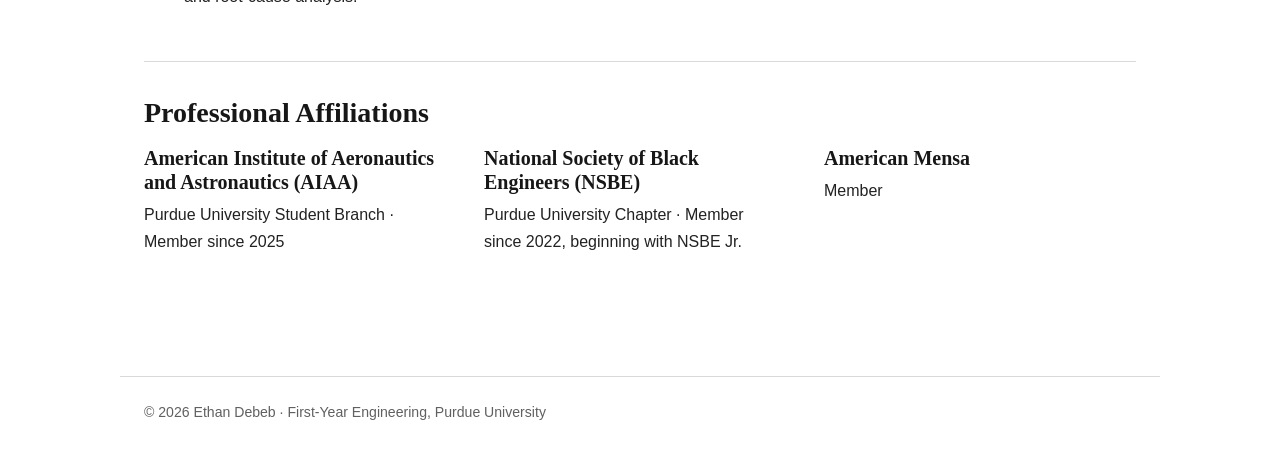
<file: experience.html>
<!doctype html>
<html lang="en">
<head>
<meta charset="UTF-8">
<meta name="viewport" content="width=device-width, initial-scale=1">
<link rel="stylesheet" href="styles.css">
<title>Experience — Ethan Debeb</title>
</head>
<body>
<nav class="site-nav">
  <div class="nav-inner">
    <a class="brand" href="index.html">Ethan Debeb</a>
    <div class="nav-links">
      <a href="index.html">Home</a>
      <a href="education.html">Education</a>
      <a href="experience.html">Experience</a>
      <a href="cad.html">Engineering Projects</a>
      <a href="publications.html">Publications</a>
      <a href="leadership.html">Leadership</a>
      <a href="awards.html">Awards</a>
    </div>
  </div>
</nav>

<main>
<header class="page-header"><p class="eyebrow">Research & Work</p><h1>Experience</h1></header>
<section class="entry"><p class="eyebrow">Research</p><h2>Aerospace Research Intern</h2><p class="meta">AERO Lab, Kennesaw State University · Marietta, GA · July 2025 – December 2025</p>
<ul><li>Designed and evaluated a multirotor UAV in SOLIDWORKS and used computational fluid dynamics to study lift, drag and aerodynamic forces before the build.</li>
<li>Integrated and evaluated YOLO object-detection models on UAV platforms to identify and count roadway vehicles for traffic-monitoring research.</li>
<li>Designed a UAV life jacket delivery mechanism in SOLIDWORKS and used structural stress analysis to evaluate its load capacity.</li>
<li>Co-authored a conference paper presented at the AIAA AVIATION 2026 Forum.</li>
<li>Helped design, build and test a gravity-powered pumpkin launcher for Kennesaw State's annual Pumpkin Launch competition.</li></ul><figure class="portfolio-photo wide-photo"><img src="ksu-aero-lab.jpg" alt="Me and my GRA in the Kennesaw State University AERO Lab with UAV research equipment"><figcaption>Me and PhD student, Owais Ahmed at the Kennesaw State University AERO Lab during his 2025 aerospace research internship.</figcaption></figure></section>
<section class="entry"><p class="eyebrow">Automotive Industry</p><h2>Quality Engineer Job Shadow</h2><p class="meta">Porsche Cars North America · Atlanta, GA · June 2024</p>
<ul><li>Shadowed five quality engineering interns and assisted with vehicle issue identification, diagnostic data review and root-cause analysis.</li></ul></section>
<section id="affiliations"><h2>Professional Affiliations</h2>
<div class="detail-grid">
<div><h3>American Institute of Aeronautics and Astronautics (AIAA)</h3><p>Purdue University Student Branch · Member since 2025</p></div>
<div><h3>National Society of Black Engineers (NSBE)</h3><p>Purdue University Chapter · Member since 2022, beginning with NSBE Jr.</p></div>
<div><h3>American Mensa</h3><p>Member</p></div>
</div></section>
</main>

<footer>© 2026 Ethan Debeb · First-Year Engineering, Purdue University</footer>
</body>
</html>
</file>
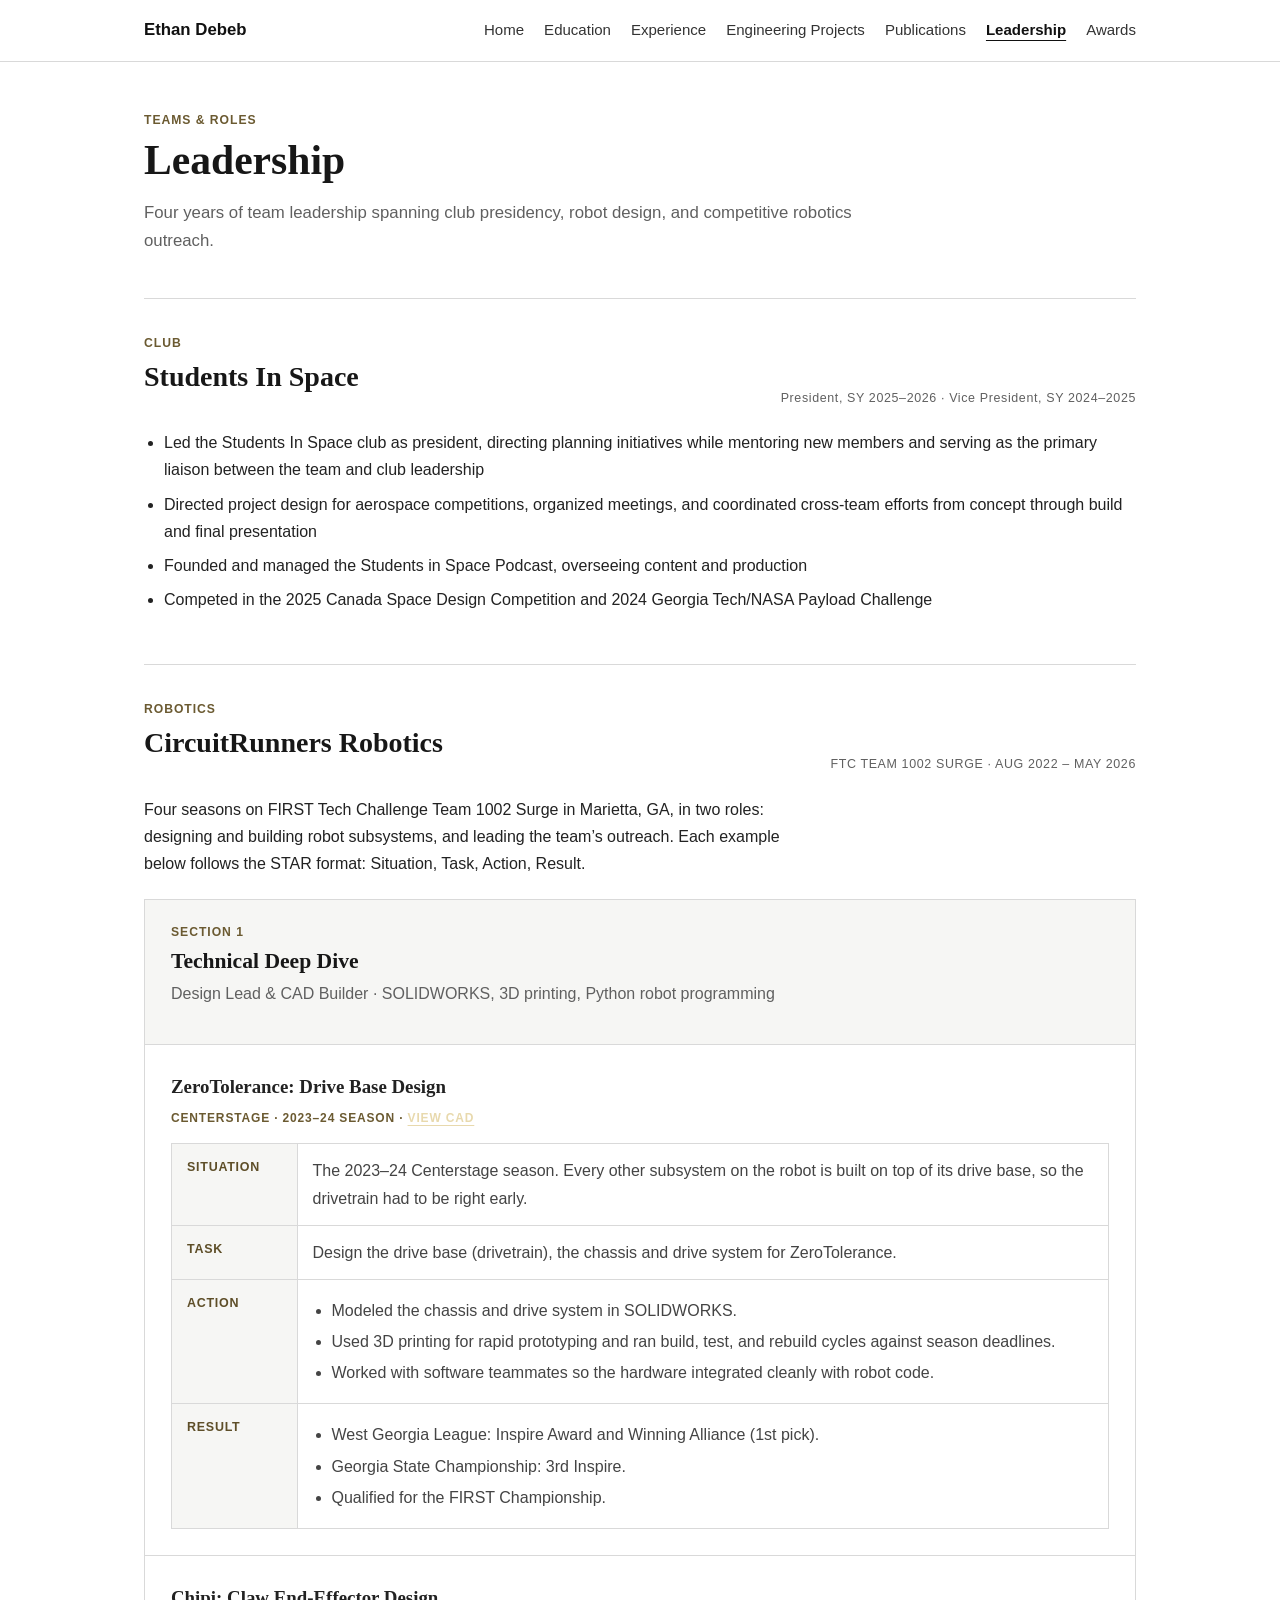
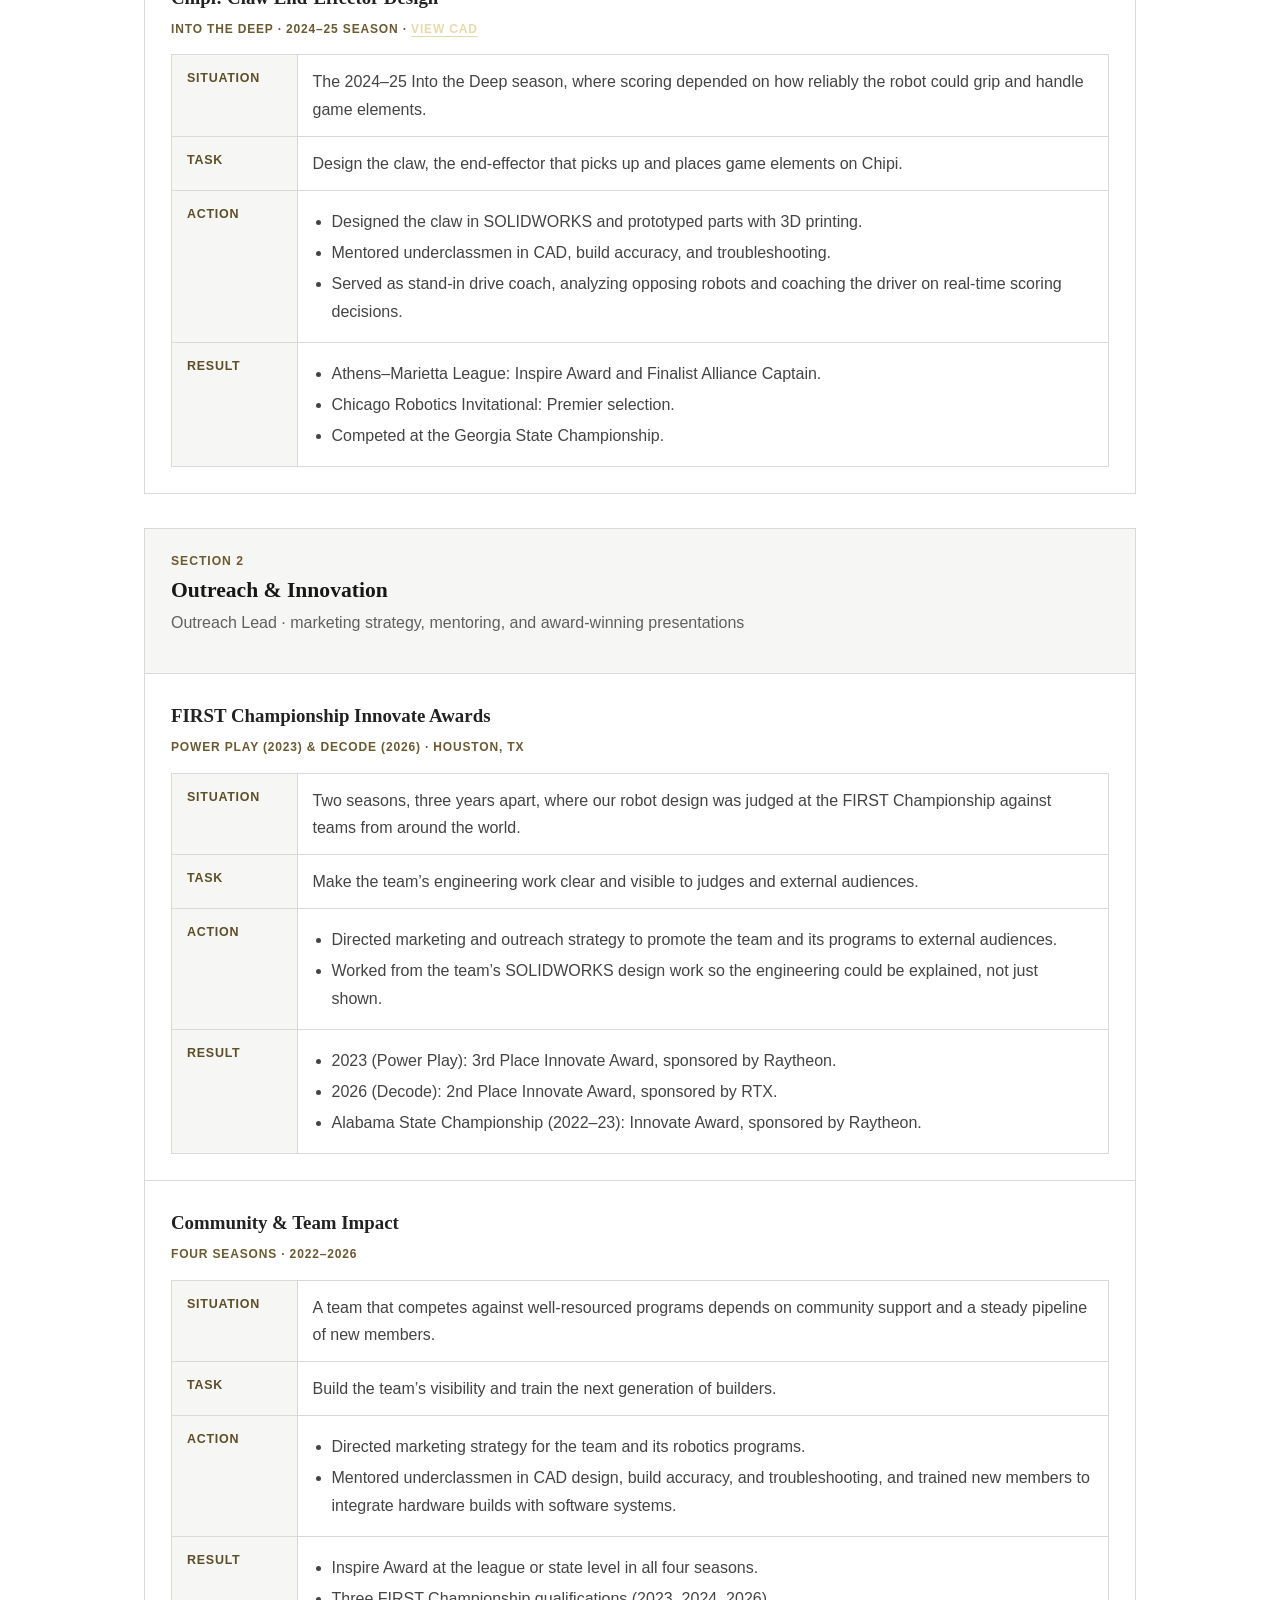
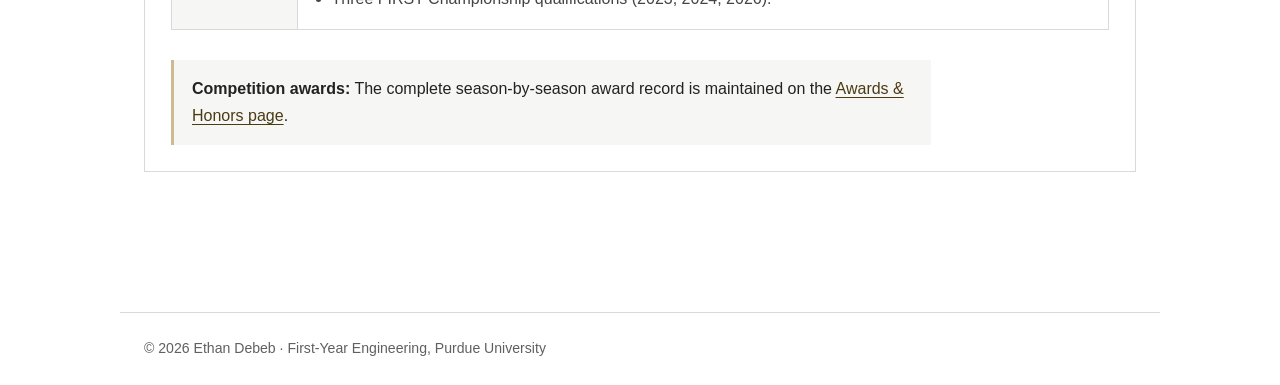
<file: leadership.html>
<!DOCTYPE html>
<html lang="en">
<head>
<meta charset="UTF-8">
<meta name="viewport" content="width=device-width, initial-scale=1.0">
<title>Leadership — Ethan Debeb</title>
<meta name="description" content="Ethan Debeb's leadership roles — President of Students In Space Club and Lead Designer & CAD Builder for FIRST Tech Challenge Team 1002 Surge.">
<link rel="stylesheet" href="styles.css">
</head>
<body>

<nav class="site-nav">
  <div class="nav-inner">
    <a class="brand" href="index.html">Ethan Debeb</a>
    <div class="nav-links">
      <a href="index.html">Home</a>
      <a href="education.html">Education</a>
      <a href="experience.html">Experience</a>
      <a href="cad.html">Engineering Projects</a>
      <a href="publications.html">Publications</a>
      <a href="leadership.html" aria-current="page">Leadership</a>
      <a href="awards.html">Awards</a>
    </div>
  </div>
</nav>

<main>
<header class="page-header">
  <div class="eyebrow">Teams & Roles</div>
  <h1>Leadership</h1>
  <p class="dek">Four years of team leadership spanning club presidency, robot design, and competitive robotics outreach.</p>
</header>

<section class="section" id="studentsinspace">
  <div class="section-head">
      <div><div class="eyebrow">Club</div><h2>Students In Space</h2></div>
      <div class="stage-code mono"> President, SY 2025–2026 &middot; Vice President, SY 2024–2025</div>
  </div>
        <ul class="bullets">
          <li>Led the Students In Space club as president, directing planning initiatives while mentoring new members and serving as the primary liaison between the team and club leadership</li>
          <li>Directed project design for aerospace competitions, organized meetings, and coordinated cross-team efforts from concept through build and final presentation</li>
          <li>Founded and managed the Students in Space Podcast, overseeing content and production</li>
          <li>Competed in the 2025 Canada Space Design Competition and 2024 Georgia Tech/NASA Payload Challenge</li>
        </ul>
      </div>
    </div>

  </div>
</section>

<section class="section" id="circuitrunners">
  <div class="section-head">
    <div><div class="eyebrow">Robotics</div><h2>CircuitRunners Robotics</h2></div>
    <div class="stage-code mono">FTC TEAM 1002 SURGE &middot; AUG 2022 &ndash; MAY 2026</div>
  </div>
  <p style="color: var(--text-dim); margin-bottom: 22px; max-width: 72ch;">Four seasons on FIRST Tech Challenge Team 1002 Surge in Marietta, GA, in two roles: designing and building robot subsystems, and leading the team&rsquo;s outreach. Each example below follows the STAR format: Situation, Task, Action, Result.</p>

  <div class="role">
    <div class="role-head">
      <div class="eyebrow">Section 1</div>
      <h3>Technical Deep Dive</h3>
      <p>Design Lead &amp; CAD Builder &middot; SOLIDWORKS, 3D printing, Python robot programming</p>
    </div>
    <div class="star">
      <h4>ZeroTolerance: Drive Base Design</h4>
      <div class="sub">Centerstage &middot; 2023&ndash;24 season &middot; <a href="cad.html#ftc-robots" style="color:var(--cyan,#e8d9ad);">View CAD</a></div>
      <div class="star-table-wrap"><table class="star-table"><tbody>
<tr><th scope="row">Situation</th><td><p>The 2023&ndash;24 Centerstage season. Every other subsystem on the robot is built on top of its drive base, so the drivetrain had to be right early.</p></td></tr>
<tr><th scope="row">Task</th><td><p>Design the drive base (drivetrain), the chassis and drive system for ZeroTolerance.</p></td></tr>
<tr><th scope="row">Action</th><td><ul><li>Modeled the chassis and drive system in SOLIDWORKS.</li><li>Used 3D printing for rapid prototyping and ran build, test, and rebuild cycles against season deadlines.</li><li>Worked with software teammates so the hardware integrated cleanly with robot code.</li></ul></td></tr>
<tr><th scope="row">Result</th><td><ul><li>West Georgia League: Inspire Award and Winning Alliance (1st pick).</li><li>Georgia State Championship: 3rd Inspire.</li><li>Qualified for the FIRST Championship.</li></ul></td></tr>
</tbody></table></div>
    </div>
    <div class="star">
      <h4>Chipi: Claw End-Effector Design</h4>
      <div class="sub">Into the Deep &middot; 2024&ndash;25 season &middot; <a href="cad.html#ftc-robots" style="color:var(--cyan,#e8d9ad);">View CAD</a></div>
      <div class="star-table-wrap"><table class="star-table"><tbody>
<tr><th scope="row">Situation</th><td><p>The 2024&ndash;25 Into the Deep season, where scoring depended on how reliably the robot could grip and handle game elements.</p></td></tr>
<tr><th scope="row">Task</th><td><p>Design the claw, the end-effector that picks up and places game elements on Chipi.</p></td></tr>
<tr><th scope="row">Action</th><td><ul><li>Designed the claw in SOLIDWORKS and prototyped parts with 3D printing.</li><li>Mentored underclassmen in CAD, build accuracy, and troubleshooting.</li><li>Served as stand-in drive coach, analyzing opposing robots and coaching the driver on real-time scoring decisions.</li></ul></td></tr>
<tr><th scope="row">Result</th><td><ul><li>Athens&ndash;Marietta League: Inspire Award and Finalist Alliance Captain.</li><li>Chicago Robotics Invitational: Premier selection.</li><li>Competed at the Georgia State Championship.</li></ul></td></tr>
</tbody></table></div>
    </div>
  </div>

  <div class="role">
    <div class="role-head">
      <div class="eyebrow">Section 2</div>
      <h3>Outreach &amp; Innovation</h3>
      <p>Outreach Lead &middot; marketing strategy, mentoring, and award-winning presentations</p>
    </div>
    <div class="star">
      <h4>FIRST Championship Innovate Awards</h4>
      <div class="sub">Power Play (2023) &amp; Decode (2026) &middot; Houston, TX</div>
      <div class="star-table-wrap"><table class="star-table"><tbody>
<tr><th scope="row">Situation</th><td><p>Two seasons, three years apart, where our robot design was judged at the FIRST Championship against teams from around the world.</p></td></tr>
<tr><th scope="row">Task</th><td><p>Make the team&rsquo;s engineering work clear and visible to judges and external audiences.</p></td></tr>
<tr><th scope="row">Action</th><td><ul><li>Directed marketing and outreach strategy to promote the team and its programs to external audiences.</li><li>Worked from the team&rsquo;s SOLIDWORKS design work so the engineering could be explained, not just shown.</li></ul></td></tr>
<tr><th scope="row">Result</th><td><ul><li>2023 (Power Play): 3rd Place Innovate Award, sponsored by Raytheon.</li><li>2026 (Decode): 2nd Place Innovate Award, sponsored by RTX.</li><li>Alabama State Championship (2022&ndash;23): Innovate Award, sponsored by Raytheon.</li></ul></td></tr>
</tbody></table></div>
    </div>
    <div class="star">
      <h4>Community &amp; Team Impact</h4>
      <div class="sub">Four seasons &middot; 2022&ndash;2026</div>
      <div class="star-table-wrap"><table class="star-table"><tbody>
<tr><th scope="row">Situation</th><td><p>A team that competes against well-resourced programs depends on community support and a steady pipeline of new members.</p></td></tr>
<tr><th scope="row">Task</th><td><p>Build the team&rsquo;s visibility and train the next generation of builders.</p></td></tr>
<tr><th scope="row">Action</th><td><ul><li>Directed marketing strategy for the team and its robotics programs.</li><li>Mentored underclassmen in CAD design, build accuracy, and troubleshooting, and trained new members to integrate hardware builds with software systems.</li></ul></td></tr>
<tr><th scope="row">Result</th><td><ul><li>Inspire Award at the league or state level in all four seasons.</li><li>Three FIRST Championship qualifications (2023, 2024, 2026).</li></ul></td></tr>
</tbody></table></div>
    </div>
    <p class="awards-note"><strong>Competition awards:</strong> The complete season-by-season award record is maintained on the <a href="awards.html">Awards &amp; Honors page</a>.</p>
  </div>
</section>

</main>

<footer>
  © 2026 Ethan Debeb · First-Year Engineering, Purdue University
</footer>

</body>
</html>
</file>
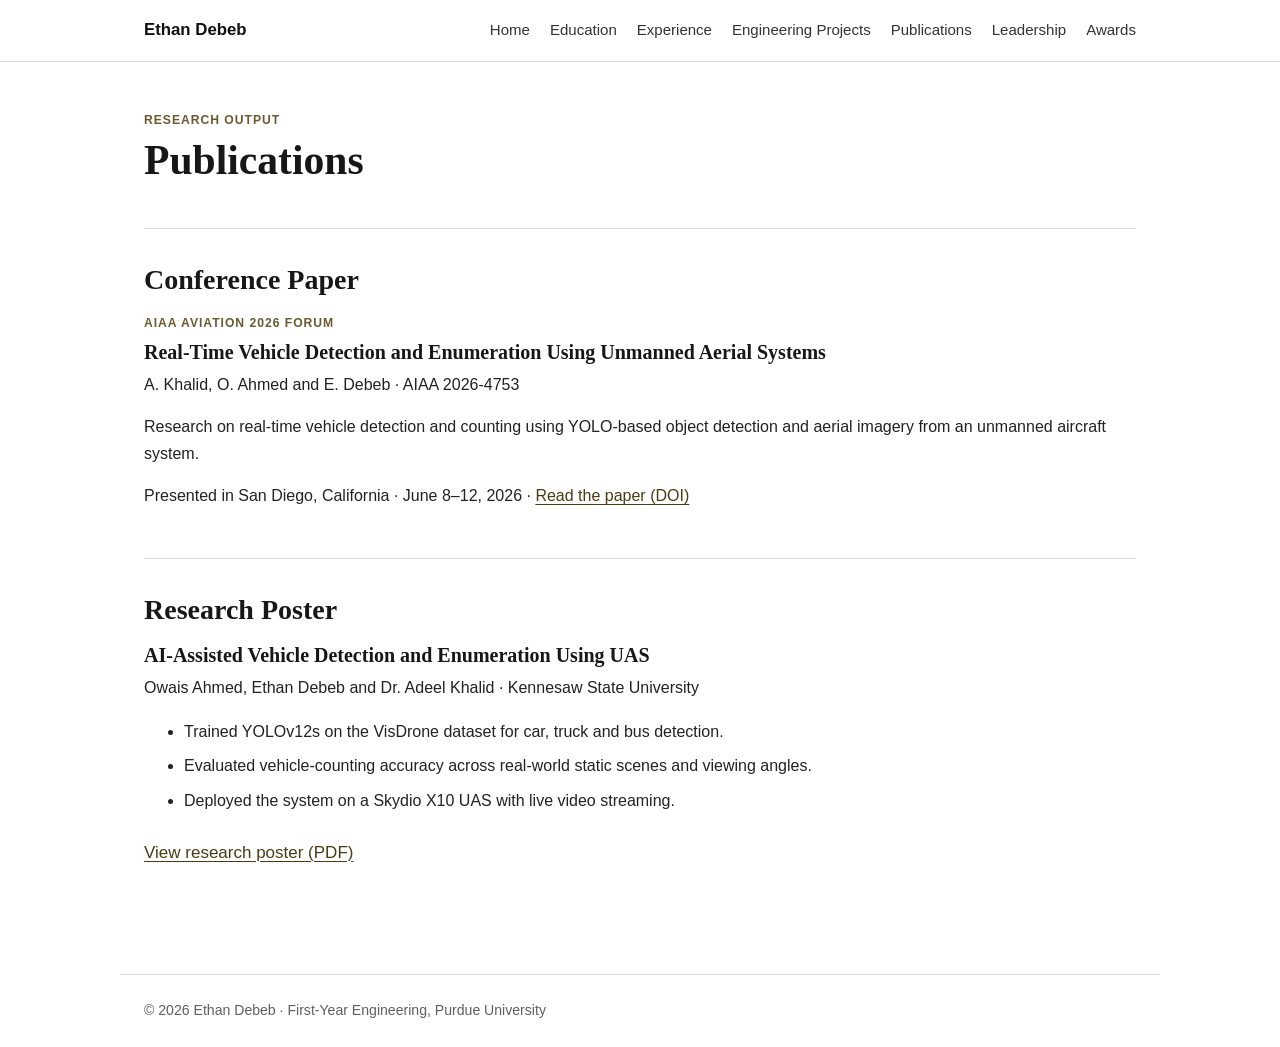
<file: publications.html>
<!doctype html>
<html lang="en">
<head>
<meta charset="UTF-8">
<meta name="viewport" content="width=device-width, initial-scale=1">
<link rel="stylesheet" href="styles.css">
<title>Publications — Ethan Debeb</title>
</head>
<body>
<nav class="site-nav">
  <div class="nav-inner">
    <a class="brand" href="index.html">Ethan Debeb</a>
    <div class="nav-links">
      <a href="index.html">Home</a>
      <a href="education.html">Education</a>
      <a href="experience.html">Experience</a>
      <a href="cad.html">Engineering Projects</a>
      <a href="publications.html">Publications</a>
      <a href="leadership.html">Leadership</a>
      <a href="awards.html">Awards</a>
    </div>
  </div>
</nav>

<main><header class="page-header"><p class="eyebrow">Research Output</p><h1>Publications</h1></header>
<section><h2>Conference Paper</h2><p class="eyebrow">AIAA AVIATION 2026 Forum</p>
<h3>Real-Time Vehicle Detection and Enumeration Using Unmanned Aerial Systems</h3>
<p>A. Khalid, O. Ahmed and E. Debeb · AIAA 2026-4753</p>
<p>Research on real-time vehicle detection and counting using YOLO-based object detection and aerial imagery from an unmanned aircraft system.</p>
<p>Presented in San Diego, California · June 8–12, 2026 · <a href="https://doi.org/10.2514/6.2026-4753" target="_blank" rel="noopener">Read the paper (DOI)</a></p></section>
<section><h2>Research Poster</h2><h3>AI-Assisted Vehicle Detection and Enumeration Using UAS</h3>
<p>Owais Ahmed, Ethan Debeb and Dr. Adeel Khalid · Kennesaw State University</p>
<ul><li>Trained YOLOv12s on the VisDrone dataset for car, truck and bus detection.</li><li>Evaluated vehicle-counting accuracy across real-world static scenes and viewing angles.</li><li>Deployed the system on a Skydio X10 UAS with live video streaming.</li></ul>
<a class="poster-link" href="Vehicle Enumeration Poster.pdf" target="_blank" rel="noopener">View research poster (PDF)</a></section></main>

<footer>© 2026 Ethan Debeb · First-Year Engineering, Purdue University</footer>
</body>
</html>
</file>
<file: styles.css>
:root{--ink:#222;--muted:#606060;--line:#d9d9d9;--soft:#f6f6f4;--gold:#cfb991;--max:1040px}
*{box-sizing:border-box}
html{scroll-behavior:smooth}
body{margin:0;color:var(--ink);background:#fff;font:16px/1.65 Arial,Helvetica,sans-serif}
a{color:#4b3b13;text-decoration-thickness:1px;text-underline-offset:3px}
a:hover{color:#000}
.site-nav{border-bottom:1px solid var(--line);background:#fff}
.nav-inner{max-width:var(--max);margin:auto;padding:16px 24px;display:flex;align-items:center;justify-content:space-between;gap:24px}
.brand{font-weight:700;color:#111;text-decoration:none;font-size:1.05rem}
.nav-links{display:flex;gap:20px;flex-wrap:wrap}
.nav-links a{color:#333;text-decoration:none;font-size:.94rem}
.nav-links a:hover{text-decoration:underline}
main{max-width:var(--max);margin:auto;padding:48px 24px 72px}
.page-header{max-width:760px;margin-bottom:42px}
.home-header{margin-bottom:36px}
.eyebrow{margin:0 0 6px;text-transform:uppercase;letter-spacing:.08em;font-size:.76rem;font-weight:700;color:#6b5a31}
h1,h2,h3{font-family:Georgia,"Times New Roman",serif;line-height:1.2;color:#171717}
h1{font-size:2.55rem;margin:.15em 0 .3em}
h2{font-size:1.65rem;margin:0 0 16px}
h3{font-size:1.12rem;margin:0 0 7px}
p{margin:0 0 15px}
.lead{font-size:1.12rem;color:#444;max-width:720px}
.availability{font-weight:700}
section{padding:34px 0;border-top:1px solid var(--line)}
.about-section{display:grid;grid-template-columns:190px minmax(0,1fr);gap:42px;padding-top:0;border-top:0}
.headshot{width:180px;height:220px;object-fit:cover;border-radius:3px;display:block}
.contact-icons{display:flex;gap:10px;margin-top:12px}
.contact-icons a{width:38px;height:38px;border:1px solid #bbb;border-radius:50%;display:grid;place-items:center;color:#333}
.contact-icons svg{width:18px;height:18px;fill:currentColor;stroke:currentColor;stroke-width:1.5}
.about-copy{max-width:720px}
.work-list{border-top:1px solid var(--line)}
.work-list a{display:grid;grid-template-columns:1fr 1fr;gap:20px;padding:16px 0;border-bottom:1px solid var(--line);text-decoration:none;color:inherit}
.work-list span{color:var(--muted)}
.quick-facts p{font-size:1.03rem}
.school{display:grid;grid-template-columns:82px 1fr;gap:24px;padding:22px 0;border-bottom:1px solid var(--line)}
.school:first-of-type{padding-top:0}
.school img{width:72px;max-height:72px;object-fit:contain}
.detail-grid{display:grid;grid-template-columns:repeat(3,1fr);gap:28px}
.detail-grid>div{padding-right:20px}
.table-wrap{overflow-x:auto}
table{width:100%;border-collapse:collapse}
th,td{text-align:left;padding:10px 12px;border-bottom:1px solid var(--line)}
th{background:var(--soft)}
.entry{max-width:820px}
.meta{color:var(--muted)}
li{margin:7px 0}
.project{display:grid;grid-template-columns:1fr 360px;gap:44px;align-items:start}
.project img{width:100%;height:auto;border:1px solid var(--line)}
.poster-link{display:inline-block;margin-top:8px}
.award-list>div{padding:18px 0;border-bottom:1px solid var(--line)}
.award-list span{font-size:.9rem;color:var(--muted)}
.photo-note{background:var(--soft);padding:24px;margin-top:28px;border:0}
footer{border-top:1px solid var(--line);max-width:var(--max);margin:auto;padding:24px;color:var(--muted);font-size:.88rem}


/* Shared interior-page styling: intentionally desktop-only */
.nav-links a[aria-current="page"]{font-weight:700;color:#111;text-decoration:underline;text-underline-offset:5px}
.dek{font-size:1.05rem;color:var(--muted);max-width:760px}
.section{padding:34px 0;border-top:1px solid var(--line)}
.section-head{display:flex;justify-content:space-between;align-items:end;gap:24px;margin-bottom:20px}
.stage-code,.mono{font-family:Arial,Helvetica,sans-serif;font-size:.78rem;letter-spacing:.05em;color:var(--muted)}
.card-list{max-width:860px}
.card{display:grid;grid-template-columns:100px 1fr;gap:22px;padding:20px 0;border-bottom:1px solid var(--line)}
.tag,.proj-label,.star .sub{font-size:.75rem;font-weight:700;letter-spacing:.07em;text-transform:uppercase;color:#6b5a31}
.bullets{padding-left:20px}
.role,.case,.proj{margin:0 0 34px;border-top:1px solid var(--line)}
.role-head,.case-top,.proj-head{padding:22px 0 16px}
.role-head p,.case-top p,.proj-summary,.star-item p,.star-item ul{color:var(--muted)}
.star{padding:22px 0;border-top:1px solid var(--line)}
.star-grid{display:grid;grid-template-columns:repeat(2,1fr);gap:24px;margin-top:14px}
.star-item{padding:0}
.star-item .lbl{font-size:.74rem;font-weight:700;letter-spacing:.06em;text-transform:uppercase;color:#6b5a31;margin-bottom:6px}
.star-item .lbl b{display:inline-block;margin-right:7px;color:#111}
.am-wrap{margin-top:12px;overflow-x:auto}
.am-table{min-width:820px}
.am-table th,.am-table td{vertical-align:top}
.am-yr{display:block;font-weight:700}
.am-season{display:block;color:var(--muted);font-size:.9rem}
.am-badge{display:block;margin:0 0 5px}
.am-legend{display:flex;gap:18px;margin-top:12px;color:var(--muted);font-size:.82rem}
.proj-head{display:flex;justify-content:space-between;align-items:baseline;gap:24px}
.proj-tag{font-size:.78rem;color:#6b5a31;font-weight:700}
.proj-body{display:grid;grid-template-columns:340px 1fr;gap:36px;padding:8px 0 24px}
.proj-media{background:var(--soft);padding:18px}
.proj-media img{display:block;width:100%;height:250px;object-fit:contain}
.proj-main{min-width:0}
.specs{display:grid;grid-template-columns:1fr 1fr;border-top:1px solid var(--line);margin-top:16px}
.spec{padding:12px 12px 12px 0;border-bottom:1px solid var(--line)}
.spec.wide{grid-column:1/-1}
.spec .k{display:block;font-size:.72rem;font-weight:700;text-transform:uppercase;letter-spacing:.05em;color:#6b5a31}
.spec .v{display:block}
.spec ul{margin:4px 0 0;padding-left:18px}
.kpis{display:grid;grid-template-columns:repeat(4,1fr);border-top:1px solid var(--line);border-bottom:1px solid var(--line);margin:6px 0 10px}
.kpi{padding:16px 18px 16px 0}
.kpi b{display:block;font-family:Georgia,"Times New Roman",serif;font-size:1.3rem}
.kpi span{font-size:.78rem;color:var(--muted)}
.step{padding:28px 0;border-top:1px solid var(--line)}
.step-head{display:flex;align-items:baseline;gap:12px;margin-bottom:12px}
.step-num{font-weight:700;color:#6b5a31;font-size:.8rem}
.step-head h4{font-family:Georgia,"Times New Roman",serif;font-size:1.2rem;margin:0}
.two{display:grid;grid-template-columns:1fr 1fr;gap:28px;align-items:start;margin:18px 0}
.iters{display:grid;grid-template-columns:repeat(3,1fr);gap:20px;margin:18px 0}
.fig{margin:0;border:1px solid var(--line);background:#fff}
.fig .img{padding:12px;background:var(--soft);display:flex;justify-content:center;align-items:center}
.fig img{display:block;max-width:100%;max-height:300px;width:auto;height:auto;object-fit:contain}
.fig figcaption{padding:10px 12px;color:var(--muted);font-size:.84rem;line-height:1.45}
.fig figcaption b{display:block;color:#333}
.tbl-wrap{overflow-x:auto;margin:14px 0 18px}
table.ct{min-width:680px}
table.ct td.n{text-align:right;white-space:nowrap}
.callout{background:var(--soft);padding:18px 20px;margin:18px 0;border-left:3px solid var(--gold)}
.note{font-size:.85rem;color:var(--muted);font-style:italic}
.pts{padding-left:20px}
.portfolio-photo{margin:26px 0 4px}.portfolio-photo img{display:block;width:100%;height:auto;border-radius:2px}.portfolio-photo figcaption{margin-top:8px;color:var(--muted);font-size:.86rem;line-height:1.45}.wide-photo{max-width:760px}.photo-pair{display:grid;grid-template-columns:1fr 1fr;gap:24px;margin-top:26px}.photo-pair .portfolio-photo{margin:0}


/* Refined engineering case-study presentation */
.case{border:1px solid var(--line);background:#fff;margin:0 0 38px}
.case-top{padding:26px 28px;background:var(--soft);border-bottom:1px solid var(--line)}
.case-top h3{font-family:Georgia,"Times New Roman",serif;font-size:1.35rem;margin:4px 0 10px}
.case-top p{max-width:820px;color:#444}
.kpis{margin:0;grid-template-columns:repeat(4,1fr);background:#fff;border-top:0}
.kpi{padding:18px;border-right:1px solid var(--line)}
.kpi:last-child{border-right:0}
.step{padding:28px;border-top:1px solid var(--line)}
.step:first-of-type{border-top:0}
.step-head{padding-bottom:10px;margin-bottom:18px;border-bottom:1px solid var(--line)}
.step-num{display:inline-block;min-width:28px;color:#6b5a31}
.step-head h4{font-size:1.28rem}
.step>p,.step>ul{max-width:850px}
.tbl-wrap{border:1px solid var(--line);margin:18px 0 22px;overflow:visible}
table.ct{min-width:0;font-size:.92rem}
table.ct th{font-size:.82rem;color:#333;background:var(--soft);border-right:1px solid var(--line)}
table.ct td{vertical-align:top;border-right:1px solid #ececec}
table.ct th:last-child,table.ct td:last-child{border-right:0}
table.ct tr.hl td{background:#fbf8f1}
.two{grid-template-columns:minmax(0,1fr) 330px;gap:30px}
.two>.fig:first-child:last-child{grid-column:auto}
.fig{max-width:420px;margin:0 auto;border:1px solid var(--line)}
.fig .img{height:250px;padding:16px;background:#fafafa}
.fig img{max-width:100%;max-height:218px;width:auto;height:auto}
.iters{grid-template-columns:repeat(3,1fr);gap:18px}
.iters .fig{max-width:280px;width:100%}
.iters .fig .img{height:190px}
.iters .fig img{max-height:158px}
.proj-media{padding:16px;display:flex;align-items:center;justify-content:center}
.proj-media img{width:auto;max-width:100%;height:auto;max-height:220px}
.callout{max-width:850px;border:1px solid #ded5c2;border-left:4px solid var(--gold);background:#fbf9f4}

/* Leadership case studies: STAR is presented as a readable table */
.role{border:1px solid var(--line);background:#fff;margin-bottom:34px}
.role-head{padding:22px 26px;background:var(--soft);border-bottom:1px solid var(--line)}
.role-head h3{font-size:1.35rem;margin:3px 0 5px}
.star{padding:26px;border-top:1px solid var(--line)}
.role-head+.star{border-top:0}
.star h4{font-family:Georgia,"Times New Roman",serif;font-size:1.18rem;margin:0 0 5px}
.star-table-wrap{margin-top:15px;border:1px solid var(--line)}
.star-table{width:100%;border-collapse:collapse;table-layout:fixed}
.star-table th{width:125px;background:var(--soft);color:#5e4e28;font-size:.78rem;text-transform:uppercase;letter-spacing:.06em;vertical-align:top;border-right:1px solid var(--line)}
.star-table td{vertical-align:top;color:#444}
.star-table th,.star-table td{padding:13px 15px;border-bottom:1px solid var(--line)}
.star-table tr:last-child th,.star-table tr:last-child td{border-bottom:0}
.star-table p{margin:0}
.star-table ul{margin:0;padding-left:19px}
.star-table li{margin:4px 0}
.awards-note{margin:4px 26px 26px;padding:15px 18px;background:var(--soft);border-left:3px solid var(--gold);max-width:760px}

/* CAD portfolio redesign: compact, recruiter-friendly engineering case study */
#capstone > .section-head{padding-bottom:14px;border-bottom:2px solid #222;margin-bottom:26px}
#capstone .case{border:0;margin:0;background:transparent}
#capstone .case-top{padding:24px 26px;border:1px solid var(--line);border-left:4px solid #6b5a31;background:#faf9f6}
#capstone .case-top h3{font-size:1.42rem;max-width:760px;margin:5px 0 10px}
#capstone .case-top p{font-size:.98rem;line-height:1.65;max-width:800px;margin-bottom:0}
#capstone .kpis{border:1px solid var(--line);border-top:0;margin:0 0 32px;background:#fff}
#capstone .kpi{padding:14px 16px;text-align:center}
#capstone .kpi b{font-size:1.18rem;color:#222}
#capstone .kpi span{display:block;margin-top:3px;line-height:1.35}

#capstone .step{position:relative;margin:0 0 24px;padding:0;border:1px solid var(--line);background:#fff}
#capstone .step-head{display:grid;grid-template-columns:58px 1fr;align-items:center;gap:0;margin:0;padding:0;border-bottom:1px solid var(--line);background:var(--soft)}
#capstone .step-num{display:grid;place-items:center;align-self:stretch;min-height:54px;border-right:1px solid var(--line);font-family:Georgia,"Times New Roman",serif;font-size:1rem;color:#5d4c24}
#capstone .step-head h4{padding:14px 18px;font-size:1.18rem;margin:0}
#capstone .step > p,#capstone .step > ul,#capstone .step > .two,#capstone .step > .iters,#capstone .step > .tbl-wrap,#capstone .step > .callout{margin-left:24px;margin-right:24px}
#capstone .step > p:first-of-type{margin-top:22px}
#capstone .step > p:last-child,#capstone .step > .note:last-child{margin-bottom:24px}
#capstone .step > .tbl-wrap{margin-top:18px;margin-bottom:24px}
#capstone .step > .two{margin-top:22px;margin-bottom:22px}
#capstone .step > .iters{margin-top:18px;margin-bottom:22px}
#capstone .step > .callout{margin-top:18px;margin-bottom:24px}

#capstone .tbl-wrap{border:1px solid #cfcfcf;background:#fff}
#capstone table.ct{font-size:.87rem;line-height:1.45}
#capstone table.ct th{padding:9px 11px;background:#f2f2ef;font-size:.76rem;letter-spacing:.02em}
#capstone table.ct td{padding:9px 11px}
#capstone table.ct tr:nth-child(even) td{background:#fcfcfb}
#capstone table.ct tr.hl td{background:#f6f1e7}

/* Technical figures are intentionally compact. Full-size originals remain available by clicking. */
#capstone .two{grid-template-columns:minmax(0,1fr) 250px;gap:30px;align-items:start}
#capstone .fig{width:100%;max-width:250px;margin:0 auto;border:1px solid #cfcfcf;background:#fff}
#capstone .fig .img{height:170px;padding:10px;background:#f7f7f5}
#capstone .fig img{display:block;width:auto;height:auto;max-width:220px;max-height:148px;object-fit:contain;margin:auto}
#capstone .fig figcaption{padding:8px 10px;font-size:.76rem;line-height:1.4}
#capstone .fig figcaption b{font-size:.77rem;margin-bottom:2px}
#capstone .iters{display:flex;gap:16px;align-items:flex-start;justify-content:flex-start}
#capstone .iters .fig{width:180px;max-width:180px;margin:0}
#capstone .iters .fig .img{height:125px;padding:8px}
#capstone .iters .fig img{max-width:158px;max-height:105px}
#capstone .iters .fig figcaption{font-size:.72rem}

/* When a step contains two technical figures, keep both as compact evidence panels. */
#capstone .two:has(> figure.fig + figure.fig){grid-template-columns:250px 250px;justify-content:start;gap:18px}

#capstone .callout{font-size:.9rem;line-height:1.6;padding:15px 17px;background:#faf8f2}
#capstone .note{font-size:.79rem;line-height:1.5}

/* Competition CAD: smaller renders and cleaner project records */
#ftc-robots > .section-head{padding-bottom:14px;border-bottom:2px solid #222;margin-bottom:24px}
#ftc-robots .proj{border:1px solid var(--line);margin-bottom:24px;background:#fff}
#ftc-robots .proj-head{padding:14px 18px;background:var(--soft);border-bottom:1px solid var(--line)}
#ftc-robots .proj-head h3{margin:0;font-size:1.18rem}
#ftc-robots .proj-body{grid-template-columns:220px 1fr;gap:24px;padding:18px}
#ftc-robots .proj-media{height:180px;padding:10px;border:1px solid var(--line);background:#fafafa}
#ftc-robots .proj-media img{width:auto;height:auto;max-width:190px;max-height:155px;object-fit:contain}
#ftc-robots .proj-summary{font-size:.92rem;line-height:1.6;margin-bottom:12px}
#ftc-robots .specs{margin-top:10px}
#ftc-robots .spec{padding:9px 10px 9px 0;font-size:.88rem}

body {
    font-size: 17px;
    line-height: 1.7;
}

p,
li {
    font-size: 1rem;
}

h1 {
    font-size: 2.6rem;
}

h2 {
    font-size: 1.75rem;
}

h3 {
    font-size: 1.25rem;
}

table {
    font-size: 0.94rem;
}

figcaption {
    font-size: 0.86rem;
    line-height: 1.5;
}

/* Standard technical figures */
.tech-figure {
    width: 250px;
    max-width: 250px;
    margin: 18px auto;
}

.tech-figure img {
    display: block;
    width: auto;
    max-width: 230px;
    max-height: 220px;
    margin: 0 auto;
    object-fit: contain;
}

/* Small CAD iteration figures */
.iteration-figure {
    width: 175px;
    max-width: 175px;
}

.iteration-figure img {
    width: auto;
    max-width: 160px;
    max-height: 150px;
    object-fit: contain;
}

/* FEA graphs need a little more room */
.analysis-figure {
    width: 340px;
    max-width: 340px;
}

.analysis-figure img {
    width: auto;
    max-width: 320px;
    max-height: 280px;
    object-fit: contain;
}

/* FTC robot renders */
.robot-figure {
    width: 230px;
    max-width: 230px;
}

.robot-figure img {
    width: auto;
    max-width: 210px;
    max-height: 200px;
    object-fit: contain;
}
</file>
